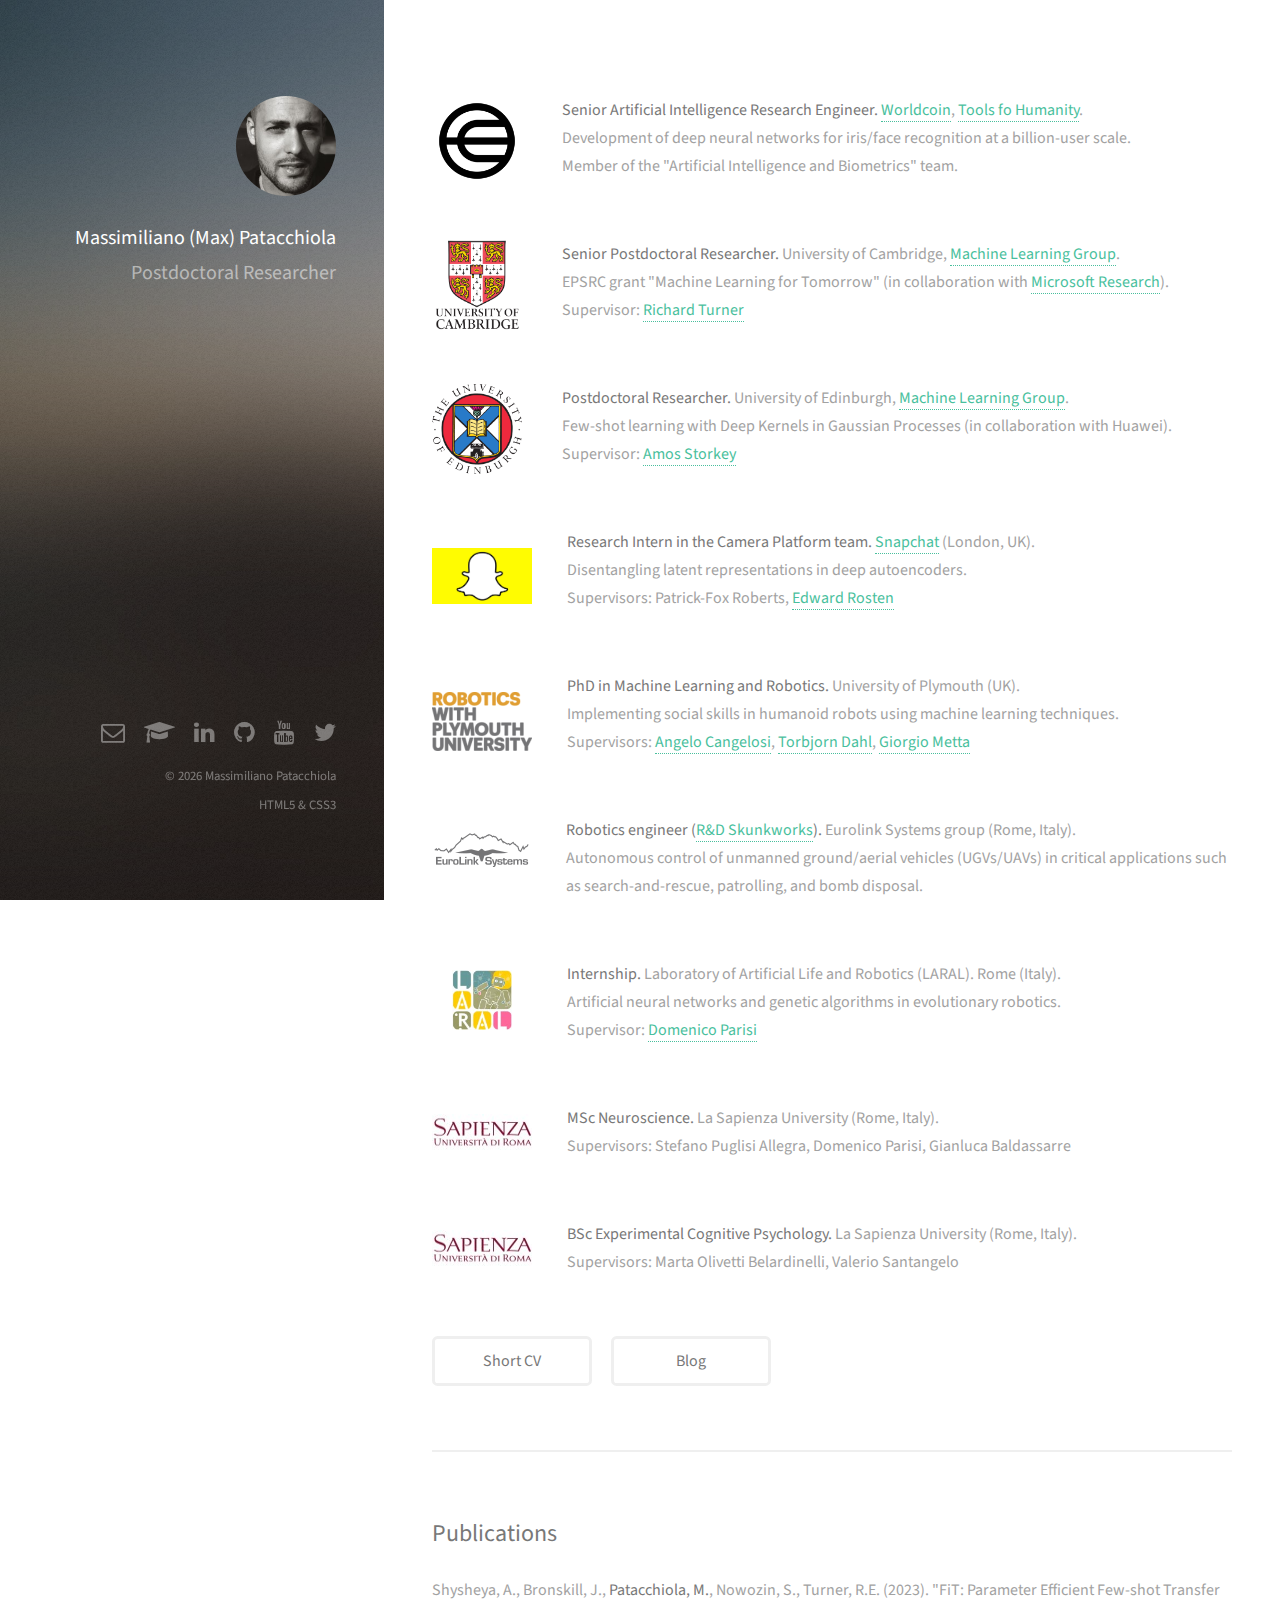
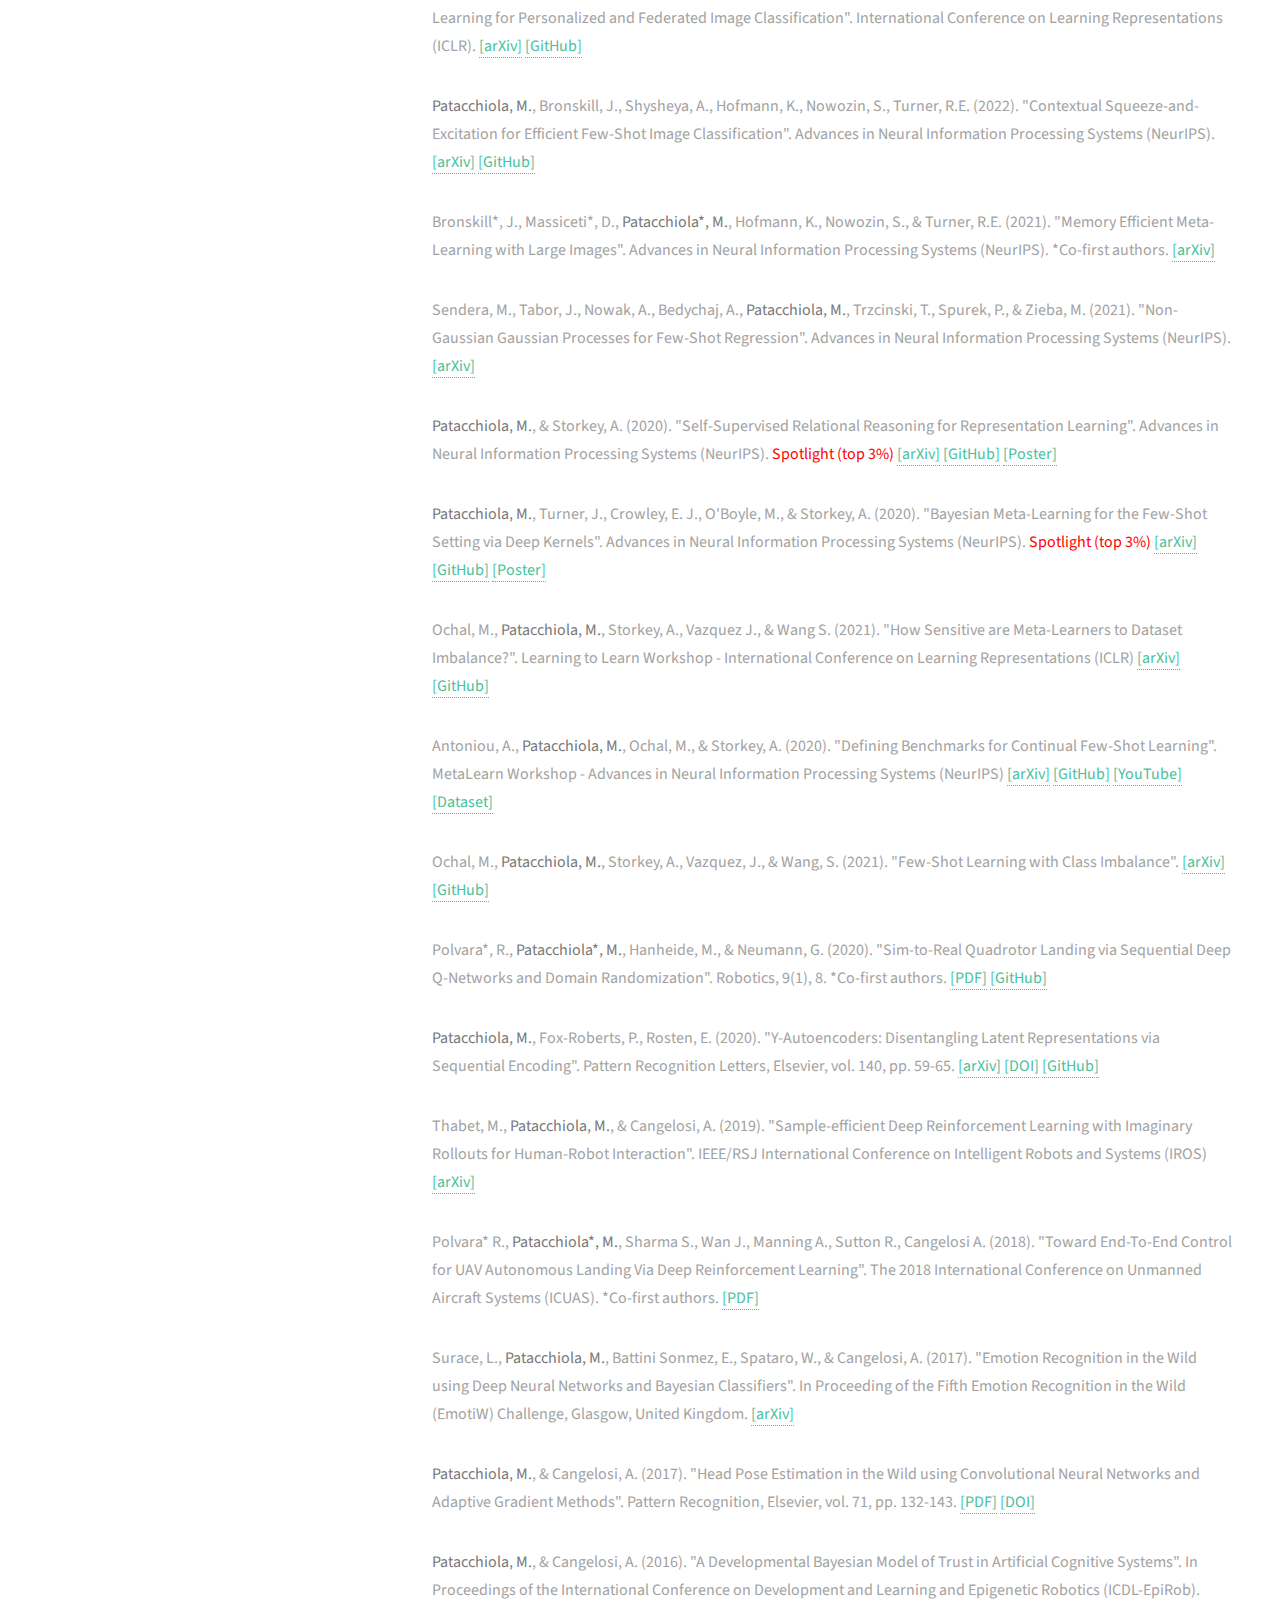
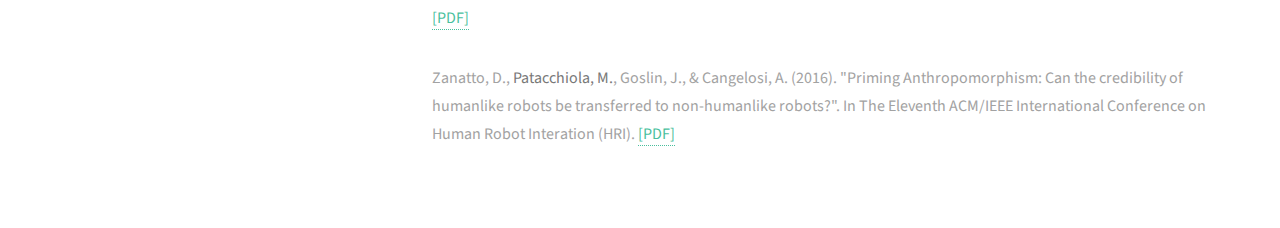
<file: index.html>
<!DOCTYPE HTML>
<!--
	Strata by HTML5 UP
	html5up.net | @n33co
	Free for personal and commercial use under the CCA 3.0 license (html5up.net/license)
-->
<html>
	<head>
		<title>Massimiliano Patacchiola</title>
		<meta charset="utf-8" />
		<meta name="viewport" content="width=device-width, initial-scale=1" />
		<!--[if lte IE 8]><script src="assets/js/ie/html5shiv.js"></script><![endif]-->
		<link rel="stylesheet" href="assets/css/main.css" />
		<!--[if lte IE 8]><link rel="stylesheet" href="assets/css/ie8.css" /><![endif]-->

		<!-- Google Analytics Code -->
		<script>
		  (function(i,s,o,g,r,a,m){i['GoogleAnalyticsObject']=r;i[r]=i[r]||function(){
		  (i[r].q=i[r].q||[]).push(arguments)},i[r].l=1*new Date();a=s.createElement(o),
		  m=s.getElementsByTagName(o)[0];a.async=1;a.src=g;m.parentNode.insertBefore(a,m)
		  })(window,document,'script','//www.google-analytics.com/analytics.js','ga');

		  ga('create', 'UA-73066328-1', 'auto');
		  ga('send', 'pageview');
		</script>

		<!-- Google Analytics Code -->
		<script src='https://www.google.com/recaptcha/api.js'></script>

	</head>
	<body id="top">

		<!-- Header -->
			<header id="header">
				<a href="#" class="image avatar"><img src="images/avatar.jpg" alt="" /></a>
				<h1>
				<strong>Massimiliano (Max) Patacchiola</strong>
				<br>Postdoctoral Researcher<br/>
				<!-- <strong>|</strong>Postdoctoral Researcher<strong>|</strong> <br /> -->
				</h1>
<br />			
			</header>

		<!-- Main -->
			<div id="main">

				<!-- One -->
					<section id="one">
<!--
						<header class="major">
							<h2 id="header_page"> 							
							</h2>
						</header>
-->

<p>	
						<img src="images/fulls/worldcoin_logo.png" alt="Worldcoin." style="width:90px;height:90px;float:left;margin: 0px 40px 25px 0px;">					
					
<b>Senior Artificial Intelligence Research Engineer. </b> <a target="_blank" href="https://worldcoin.org">Worldcoin</a>, <a target="_blank" href="https://www.toolsforhumanity.com">Tools fo Humanity</a>. <br/> Development of deep neural networks for iris/face recognition at a billion-user scale.<br/>
Member of the "Artificial Intelligence and Biometrics" team.
</p>

<br>

<p>	
						<img src="images/fulls/cambridge_logo.png" alt="Cambridge." style="width:90px;height:90px;float:left;margin: 0px 40px 25px 0px;">					
					
<b>Senior Postdoctoral Researcher.</b> University of Cambridge, <a target="_blank" href="http://mlg.eng.cam.ac.uk">Machine Learning Group</a>. <br /> EPSRC grant "Machine Learning for Tomorrow" (in collaboration with <a target="_blank" href="https://www.microsoft.com/en-us/research/lab/microsoft-research-cambridge/">Microsoft Research</a>). <br/>
Supervisor: <a target="_blank" href="http://cbl.eng.cam.ac.uk/Public/Turner/Turner">Richard Turner</a>
</p>

<br>

<p>	
						<img src="images/fulls/edinburgh_logo.png" alt="Edinburgh." style="width:90px;height:90px;float:left;margin: 0px 40px 25px 0px;">					
					
<b>Postdoctoral Researcher.</b> University of Edinburgh, <a target="_blank" href="http://www.anc.ed.ac.uk/machine-learning/">Machine Learning Group</a>. <br/> Few-shot learning with Deep Kernels in Gaussian Processes (in collaboration with Huawei). <br/>
Supervisor: <a target="_blank" href="http://www.bayeswatch.com/">Amos Storkey</a>
</p>

<br>

<p>	
						<img src="images/fulls/snap_logo.jpg" alt="Snap Inc." style="width:100px;height:56px;float:left;margin: 20px 35px 30px 0px;">					
					
<b>Research Intern in the Camera Platform team.</b> <a target="_blank" href="https://www.snapchat.com">Snapchat</a> (London, UK). <br/> Disentangling latent representations in deep autoencoders. <br/>
Supervisors: Patrick-Fox Roberts, <a target="_blank" href="https://www.edwardrosten.com">Edward Rosten</a>
</p>

<br>

<p>	
						<img src="images/fulls/plymouth_robotics_small.png" alt="Plymouth University" style="width:100px;height:59px;float:left;margin: 20px 35px 30px 0px;">					
					
<b>PhD in Machine Learning and Robotics.</b> University of Plymouth (UK). <br/> Implementing social skills in humanoid robots using machine learning techniques.  <br />
Supervisors: <a target="_blank" href="https://www.research.manchester.ac.uk/portal/angelo.cangelosi.html">Angelo Cangelosi</a>, <a target="_blank" href="https://uk.linkedin.com/in/tdahl">Torbjorn Dahl</a>, <a target="_blank" href="https://www.iit.it/people/giorgio-metta">Giorgio Metta</a>
</p>

<br>

<p>
						<img src="images/fulls/eurolink_logo_grey.png" alt="Eurolink Systems" style="width:99px;height:36px;float:left;margin: 15px 35px 30px 0px;">					
						<b>Robotics engineer (<a target="_blank" href="https://en.wikipedia.org/wiki/Skunkworks_project">R&D Skunkworks</a>).</b> Eurolink Systems group (Rome, Italy).  
<br/>Autonomous control of unmanned ground/aerial vehicles (UGVs/UAVs) in critical applications such as search-and-rescue, patrolling, and bomb disposal.<br/>
								</p>
<br>
						<img src="images/fulls/logo_laral_small.jpg" alt="LARAL Rome" style="width:80px;height:60px;padding-left:20px;float:left;margin: 10px 55px 30px 0px;">					
						<b>Internship.</b> Laboratory of Artificial Life and Robotics (LARAL). Rome (Italy).  <br />
Artificial neural networks and genetic algorithms in evolutionary robotics. <br />
Supervisor: <a target="_blank" href="https://www.istc.cnr.it">Domenico Parisi</a>
								</p>

<br>

						<img src="images/fulls/logo-sapienza_small.jpg" alt="La Sapienza University" style="width:100px;height:36px;float:left;margin: 10px 35px 30px 0px;">					
						<b>MSc Neuroscience.</b> La Sapienza University (Rome, Italy).  <br />
Supervisors: Stefano Puglisi Allegra, Domenico Parisi, Gianluca Baldassarre
								</p>

<br>

						<img src="images/fulls/logo-sapienza_small.jpg" alt="La Sapienza University" style="width:100px;height:36px;float:left;margin: 10px 35px 30px 0px;">					
						<b>BSc Experimental Cognitive Psychology.</b> La Sapienza University (Rome, Italy).  <br />
Supervisors: Marta Olivetti Belardinelli, Valerio Santangelo
								</p>

<br>

<ul class="actions">
							<li><a href="cv_short_massimiliano_patacchiola.pdf" class="button" target="_blank" onclick="ga('send', 'cv_downloaded', 'PDF', 'Download', 'The CV has been downloaded');">Short CV</a></li>

							<li><a href="https://mpatacchiola.github.io/blog/" class="button" target="_blank">Blog</a></li>
						</ul>
					</section>

				<!-- Two -->
					<section id="two">
                                               <h2>Publications</h2>
                                                       <p>
                                                       Shysheya, A., Bronskill, J., <strong>Patacchiola, M.</strong>, Nowozin, S., Turner, R.E. (2023). "FiT: Parameter Efficient Few-shot Transfer Learning for Personalized and Federated Image Classification". International Conference on Learning Representations (ICLR). <a target="_blank" href="https://arxiv.org/abs/2206.08671">[arXiv]</a> <a target="_blank" href="https://github.com/cambridge-mlg/fit">[GitHub]</a>
                                                       </p>
                                                       <p>
                                                       <strong>Patacchiola, M.</strong>, Bronskill, J., Shysheya, A., Hofmann, K., Nowozin, S., Turner, R.E. (2022). "Contextual Squeeze-and-Excitation for Efficient Few-Shot Image Classification". Advances in Neural Information Processing Systems (NeurIPS). <a target="_blank" href="https://arxiv.org/abs/2206.09843">[arXiv]</a> <a target="_blank" href="https://github.com/mpatacchiola/contextual-squeeze-and-excitation">[GitHub]</a>
                                                       </p>
                                                       <p>
                                                       Bronskill*, J., Massiceti*, D., <strong>Patacchiola*, M.</strong>, Hofmann, K., Nowozin, S., & Turner, R.E. (2021). "Memory Efficient Meta-Learning with Large Images". Advances in Neural Information Processing Systems (NeurIPS). *Co-first authors. <a target="_blank" href="https://arxiv.org/abs/2107.01105">[arXiv]</a>
                                                       </p>
                                                       <p>
                                                       Sendera, M., Tabor, J., Nowak, A., Bedychaj, A., <strong>Patacchiola, M.</strong>, Trzcinski, T., Spurek, P., & Zieba, M. (2021). "Non-Gaussian Gaussian Processes for Few-Shot Regression". Advances in Neural Information Processing Systems (NeurIPS). <a target="_blank" href="https://arxiv.org/abs/2110.13561">[arXiv]</a>
                                                       </p>
                                                       <p>
                                                       <strong>Patacchiola, M.</strong>, & Storkey, A. (2020). "Self-Supervised Relational Reasoning for Representation Learning". Advances in Neural Information Processing Systems (NeurIPS). <strong style="color:red;">Spotlight (top 3%)</strong> <a target="_blank" href="https://arxiv.org/abs/2006.05849">[arXiv]</a> <a target="_blank" href="https://github.com/mpatacchiola/self-supervised-relational-reasoning">[GitHub]</a> <a target="_blank" href="https://raw.githubusercontent.com/mpatacchiola/mpatacchiola.github.io/master/doc/poster_neurips_2020_selfsupervised_relational.pdf">[Poster]</a>
                                                       </p>
                                                       <p>
                                                       <strong>Patacchiola, M.</strong>, Turner, J., Crowley, E. J., O'Boyle, M., & Storkey, A. (2020). "Bayesian Meta-Learning for the Few-Shot Setting via Deep Kernels". Advances in Neural Information Processing Systems (NeurIPS). <strong style="color:red;">Spotlight (top 3%)</strong> <a target="_blank" href="https://arxiv.org/abs/1910.05199">[arXiv]</a> <a target="_blank" href="https://github.com/BayesWatch/deep-kernel-transfer">[GitHub]</a> <a target="_blank" href="https://raw.githubusercontent.com/mpatacchiola/mpatacchiola.github.io/master/doc/poster_neurips_2020_dkt.pdf">[Poster]</a>
                                                       </p>
                                                       <p>
                                                       Ochal, M., <strong>Patacchiola, M.</strong>, Storkey, A., Vazquez J., & Wang S. (2021). "How Sensitive are Meta-Learners to Dataset Imbalance?". Learning to Learn Workshop - International Conference on Learning Representations (ICLR)  <a target="_blank" href="https://arxiv.org/abs/2104.05344v1">[arXiv]</a> <a target="_blank" href="https://github.com/mattochal/imbalanced_fsl_public">[GitHub]</a>
                                                       </p>
                                                       <p>
                                                       Antoniou, A., <strong>Patacchiola, M.</strong>, Ochal, M., & Storkey, A. (2020). "Defining Benchmarks for Continual Few-Shot Learning". MetaLearn Workshop - Advances in Neural Information Processing Systems (NeurIPS)  <a target="_blank" href="https://arxiv.org/abs/2004.11967">[arXiv]</a> <a target="_blank" href="https://github.com/AntreasAntoniou/FewShotContinualLearning">[GitHub]</a> <a target="_blank" href="http://youtu.be/7G9BlvodXRk">[YouTube]</a> <a target="_blank" href="https://zenodo.org/record/3672132">[Dataset]</a>
                                                       </p>
                                                       <p>
                                                       Ochal, M., <strong>Patacchiola, M.</strong>, Storkey, A., Vazquez, J., & Wang, S. (2021). "Few-Shot Learning with Class Imbalance". <a target="_blank" href="https://arxiv.org/abs/1907.10949">[arXiv]</a> <a target="_blank" href="https://github.com/mattochal/imbalanced_fsl_public">[GitHub]</a>
                                                       </p>
                                                       <p>
                                                       Polvara*, R., <strong>Patacchiola*, M.</strong>, Hanheide, M., & Neumann, G. (2020). "Sim-to-Real Quadrotor Landing via Sequential Deep Q-Networks and Domain Randomization". Robotics, 9(1), 8. *Co-first authors. <a target="_blank" href="https://www.mdpi.com/2218-6581/9/1/8/pdf">[PDF]</a> <a target="_blank" href="https://github.com/pulver22/QLAB">[GitHub]</a>
                                                       </p>
                                                       <p>
                                                       <strong>Patacchiola, M.</strong>, Fox-Roberts, P., Rosten, E. (2020). "Y-Autoencoders: Disentangling Latent Representations via Sequential Encoding". Pattern Recognition Letters, Elsevier, vol. 140, pp. 59-65. <a target="_blank" href="https://arxiv.org/abs/1907.10949">[arXiv]</a> <a target="_blank" href="https://doi.org/10.1016/j.patrec.2020.09.025">[DOI]</a> <a target="_blank" href="https://github.com/mpatacchiola/Y-AE">[GitHub]</a>
                                                       </p>
                                                       <p>
                                                       Thabet, M., <strong>Patacchiola, M.</strong>, & Cangelosi, A. (2019). "Sample-efficient Deep Reinforcement Learning with Imaginary Rollouts for Human-Robot Interaction". IEEE/RSJ International Conference on Intelligent Robots and Systems (IROS) <a target="_blank" href="https://arxiv.org/pdf/1908.05546.pdf">[arXiv]</a>
                                                       </p>
                                                       <p>
                                                       Polvara* R., <strong>Patacchiola*, M.</strong>, Sharma S., Wan J., Manning A., Sutton R., Cangelosi A. (2018). "Toward End-To-End Control for UAV Autonomous Landing Via Deep Reinforcement Learning". The 2018 International Conference on Unmanned Aircraft Systems (ICUAS). *Co-first authors. <a target="_blank" href="./doc/toward_end_to_end_control_for_uav_autonomous_landing_via_deep_reinforcement_learning_2018.pdf">[PDF]</a>
                                                       </p>
                                                       <p>
                                                       Surace, L., <strong>Patacchiola, M.</strong>, Battini Sonmez, E., Spataro, W., & Cangelosi, A. (2017). "Emotion Recognition in the Wild using Deep Neural Networks and Bayesian Classifiers". In Proceeding of the Fifth Emotion Recognition in the Wild (EmotiW) Challenge, Glasgow, United Kingdom. <a target="_blank" href="https://arxiv.org/abs/1709.03820">[arXiv]</a>
                                                       </p>
                                                       <p>
                                                       <strong>Patacchiola, M.</strong>, & Cangelosi, A. (2017). "Head Pose Estimation in the Wild using Convolutional Neural Networks and Adaptive Gradient Methods". Pattern Recognition, Elsevier, vol. 71, pp. 132-143. <a target="_blank" href="./doc/Head Pose Estimation in the Wild using Convolutional Neural Networks and Adaptive Gradient Methods - Patacchiola and Cangelosi - 2017.pdf">[PDF]</a> <a target="_blank" href="https://doi.org/10.1016/j.patcog.2017.06.009">[DOI]</a>
                                                       </p>
                                                       <p>
                                                       <strong>Patacchiola, M.</strong>, & Cangelosi, A. (2016). "A Developmental Bayesian Model of Trust in Artificial Cognitive Systems". In  Proceedings of the International Conference on Development and Learning and Epigenetic Robotics (ICDL-EpiRob). <a target="_blank" href="./doc/A Developmental Bayesian Model of Trust in Artificial Cognitive Systems - Patacchiola, Cangelosi - 2016.pdf">[PDF]</a>
                                                       </p>
                                                       <p>
                                                       Zanatto, D., <strong>Patacchiola, M.</strong>, Goslin, J., & Cangelosi, A. (2016). "Priming Anthropomorphism: Can the credibility of humanlike robots be transferred to non-humanlike robots?". In The Eleventh ACM/IEEE International Conference on Human Robot Interation (HRI). <a target="_blank" href="./doc/Priming Anthropomorphism-zanatto patacchiola goslin cangelosi 2016.pdf">[PDF]</a>
                                                       </p>

<!--                                                       <p>
                                                        Paglieri, F., Parisi, D., Patacchiola, M., & Petrosino, G. (2015). Investigating intertemporal choice through experimental evolutionary robotics. Behavioural processes, vol. 115, pp. 1-18. <a target="_blank" href="./doc/Investigating intertemporal choice through experimental evolutionary robotics - Paglieri, Parisi, Patacchiola, Petrosino - Behavioural Processes (2015).pdf">[PDF]</a>
                                                       </p>-->
					</section>

				<!-- Four -->
				<!--
					<section id="four">
						<h2>Elements</h2>

						<section>
							<h4>Text</h4>
							<p>This is <b>bold</b> and this is <strong>strong</strong>. This is <i>italic</i> and this is <em>emphasized</em>.
							This is <sup>superscript</sup> text and this is <sub>subscript</sub> text.
							This is <u>underlined</u> and this is code: <code>for (;;) { ... }</code>. Finally, <a href="#">this is a link</a>.</p>
							<hr />
							<header>
								<h4>Heading with a Subtitle</h4>
								<p>Lorem ipsum dolor sit amet nullam id egestas urna aliquam</p>
							</header>
							<p>Nunc lacinia ante nunc ac lobortis. Interdum adipiscing gravida odio porttitor sem non mi integer non faucibus ornare mi ut ante amet placerat aliquet. Volutpat eu sed ante lacinia sapien lorem accumsan varius montes viverra nibh in adipiscing blandit tempus accumsan.</p>
							<header>
								<h5>Heading with a Subtitle</h5>
								<p>Lorem ipsum dolor sit amet nullam id egestas urna aliquam</p>
							</header>
							<p>Nunc lacinia ante nunc ac lobortis. Interdum adipiscing gravida odio porttitor sem non mi integer non faucibus ornare mi ut ante amet placerat aliquet. Volutpat eu sed ante lacinia sapien lorem accumsan varius montes viverra nibh in adipiscing blandit tempus accumsan.</p>
							<hr />
							<h2>Heading Level 2</h2>
							<h3>Heading Level 3</h3>
							<h4>Heading Level 4</h4>
							<h5>Heading Level 5</h5>
							<h6>Heading Level 6</h6>
							<hr />
							<h5>Blockquote</h5>
							<blockquote>Fringilla nisl. Donec accumsan interdum nisi, quis tincidunt felis sagittis eget tempus euismod. Vestibulum ante ipsum primis in faucibus vestibulum. Blandit adipiscing eu felis iaculis volutpat ac adipiscing accumsan faucibus. Vestibulum ante ipsum primis in faucibus lorem ipsum dolor sit amet nullam adipiscing eu felis.</blockquote>
							<h5>Preformatted</h5>
							<pre><code>i = 0;

while (!deck.isInOrder()) {
print 'Iteration ' + i;
deck.shuffle();
i++;
}

print 'It took ' + i + ' iterations to sort the deck.';</code></pre>
						</section>

						<section>
							<h4>Lists</h4>
							<div class="row">
								<div class="6u 12u$(xsmall)">
									<h5>Unordered</h5>
									<ul>
										<li>Dolor pulvinar etiam magna etiam.</li>
										<li>Sagittis adipiscing lorem eleifend.</li>
										<li>Felis enim feugiat dolore viverra.</li>
									</ul>
									<h5>Alternate</h5>
									<ul class="alt">
										<li>Dolor pulvinar etiam magna etiam.</li>
										<li>Sagittis adipiscing lorem eleifend.</li>
										<li>Felis enim feugiat dolore viverra.</li>
									</ul>
								</div>
								<div class="6u$ 12u$(xsmall)">
									<h5>Ordered</h5>
									<ol>
										<li>Dolor pulvinar etiam magna etiam.</li>
										<li>Etiam vel felis at lorem sed viverra.</li>
										<li>Felis enim feugiat dolore viverra.</li>
										<li>Dolor pulvinar etiam magna etiam.</li>
										<li>Etiam vel felis at lorem sed viverra.</li>
										<li>Felis enim feugiat dolore viverra.</li>
									</ol>
									<h5>Icons</h5>
									<ul class="icons">
										<li><a href="#" class="icon fa-twitter"><span class="label">Twitter</span></a></li>
										<li><a href="#" class="icon fa-facebook"><span class="label">Facebook</span></a></li>
										<li><a href="#" class="icon fa-instagram"><span class="label">Instagram</span></a></li>
										<li><a href="#" class="icon fa-github"><span class="label">Github</span></a></li>
										<li><a href="#" class="icon fa-dribbble"><span class="label">Dribbble</span></a></li>
										<li><a href="#" class="icon fa-tumblr"><span class="label">Tumblr</span></a></li>
									</ul>
								</div>
							</div>
							<h5>Actions</h5>
							<ul class="actions">
								<li><a href="#" class="button special">Default</a></li>
								<li><a href="#" class="button">Default</a></li>
							</ul>
							<ul class="actions small">
								<li><a href="#" class="button special small">Small</a></li>
								<li><a href="#" class="button small">Small</a></li>
							</ul>
							<div class="row">
								<div class="6u 12u$(small)">
									<ul class="actions vertical">
										<li><a href="#" class="button special">Default</a></li>
										<li><a href="#" class="button">Default</a></li>
									</ul>
								</div>
								<div class="6u$ 12u$(small)">
									<ul class="actions vertical small">
										<li><a href="#" class="button special small">Small</a></li>
										<li><a href="#" class="button small">Small</a></li>
									</ul>
								</div>
								<div class="6u 12u$(small)">
									<ul class="actions vertical">
										<li><a href="#" class="button special fit">Default</a></li>
										<li><a href="#" class="button fit">Default</a></li>
									</ul>
								</div>
								<div class="6u$ 12u$(small)">
									<ul class="actions vertical small">
										<li><a href="#" class="button special small fit">Small</a></li>
										<li><a href="#" class="button small fit">Small</a></li>
									</ul>
								</div>
							</div>
						</section>

						<section>
							<h4>Table</h4>
							<h5>Default</h5>
							<div class="table-wrapper">
								<table>
									<thead>
										<tr>
											<th>Name</th>
											<th>Description</th>
											<th>Price</th>
										</tr>
									</thead>
									<tbody>
										<tr>
											<td>Item One</td>
											<td>Ante turpis integer aliquet porttitor.</td>
											<td>29.99</td>
										</tr>
										<tr>
											<td>Item Two</td>
											<td>Vis ac commodo adipiscing arcu aliquet.</td>
											<td>19.99</td>
										</tr>
										<tr>
											<td>Item Three</td>
											<td> Morbi faucibus arcu accumsan lorem.</td>
											<td>29.99</td>
										</tr>
										<tr>
											<td>Item Four</td>
											<td>Vitae integer tempus condimentum.</td>
											<td>19.99</td>
										</tr>
										<tr>
											<td>Item Five</td>
											<td>Ante turpis integer aliquet porttitor.</td>
											<td>29.99</td>
										</tr>
									</tbody>
									<tfoot>
										<tr>
											<td colspan="2"></td>
											<td>100.00</td>
										</tr>
									</tfoot>
								</table>
							</div>

							<h5>Alternate</h5>
							<div class="table-wrapper">
								<table class="alt">
									<thead>
										<tr>
											<th>Name</th>
											<th>Description</th>
											<th>Price</th>
										</tr>
									</thead>
									<tbody>
										<tr>
											<td>Item One</td>
											<td>Ante turpis integer aliquet porttitor.</td>
											<td>29.99</td>
										</tr>
										<tr>
											<td>Item Two</td>
											<td>Vis ac commodo adipiscing arcu aliquet.</td>
											<td>19.99</td>
										</tr>
										<tr>
											<td>Item Three</td>
											<td> Morbi faucibus arcu accumsan lorem.</td>
											<td>29.99</td>
										</tr>
										<tr>
											<td>Item Four</td>
											<td>Vitae integer tempus condimentum.</td>
											<td>19.99</td>
										</tr>
										<tr>
											<td>Item Five</td>
											<td>Ante turpis integer aliquet porttitor.</td>
											<td>29.99</td>
										</tr>
									</tbody>
									<tfoot>
										<tr>
											<td colspan="2"></td>
											<td>100.00</td>
										</tr>
									</tfoot>
								</table>
							</div>
						</section>

						<section>
							<h4>Buttons</h4>
							<ul class="actions">
								<li><a href="#" class="button special">Special</a></li>
								<li><a href="#" class="button">Default</a></li>
							</ul>
							<ul class="actions">
								<li><a href="#" class="button big">Big</a></li>
								<li><a href="#" class="button">Default</a></li>
								<li><a href="#" class="button small">Small</a></li>
							</ul>
							<ul class="actions fit">
								<li><a href="#" class="button special fit">Fit</a></li>
								<li><a href="#" class="button fit">Fit</a></li>
							</ul>
							<ul class="actions fit small">
								<li><a href="#" class="button special fit small">Fit + Small</a></li>
								<li><a href="#" class="button fit small">Fit + Small</a></li>
							</ul>
							<ul class="actions">
								<li><a href="#" class="button special icon fa-download">Icon</a></li>
								<li><a href="#" class="button icon fa-download">Icon</a></li>
							</ul>
							<ul class="actions">
								<li><span class="button special disabled">Special</span></li>
								<li><span class="button disabled">Default</span></li>
							</ul>
						</section>

						<section>
							<h4>Form</h4>
							<form method="post" action="#">
								<div class="row uniform 50%">
									<div class="6u 12u$(xsmall)">
										<input type="text" name="demo-name" id="demo-name" value="" placeholder="Name" />
									</div>
									<div class="6u$ 12u$(xsmall)">
										<input type="email" name="demo-email" id="demo-email" value="" placeholder="Email" />
									</div>
									<div class="12u$">
										<div class="select-wrapper">
											<select name="demo-category" id="demo-category">
												<option value="">- Category -</option>
												<option value="1">Manufacturing</option>
												<option value="1">Shipping</option>
												<option value="1">Administration</option>
												<option value="1">Human Resources</option>
											</select>
										</div>
									</div>
									<div class="4u 12u$(small)">
										<input type="radio" id="demo-priority-low" name="demo-priority" checked>
										<label for="demo-priority-low">Low Priority</label>
									</div>
									<div class="4u 12u$(small)">
										<input type="radio" id="demo-priority-normal" name="demo-priority">
										<label for="demo-priority-normal">Normal Priority</label>
									</div>
									<div class="4u$ 12u(small)">
										<input type="radio" id="demo-priority-high" name="demo-priority">
										<label for="demo-priority-high">High Priority</label>
									</div>
									<div class="6u 12u$(small)">
										<input type="checkbox" id="demo-copy" name="demo-copy">
										<label for="demo-copy">Email me a copy of this message</label>
									</div>
									<div class="6u$ 12u$(small)">
										<input type="checkbox" id="demo-human" name="demo-human" checked>
										<label for="demo-human">I am a human and not a robot</label>
									</div>
									<div class="12u$">
										<textarea name="demo-message" id="demo-message" placeholder="Enter your message" rows="6"></textarea>
									</div>
									<div class="12u$">
										<ul class="actions">
											<li><input type="submit" value="Send Message" class="special" /></li>
											<li><input type="reset" value="Reset" /></li>
										</ul>
									</div>
								</div>
							</form>
						</section>

						<section>
							<h4>Image</h4>
							<h5>Fit</h5>
							<div class="box alt">
								<div class="row 50% uniform">
									<div class="12u$"><span class="image fit"><img src="images/fulls/05.jpg" alt="" /></span></div>
									<div class="4u"><span class="image fit"><img src="images/thumbs/01.jpg" alt="" /></span></div>
									<div class="4u"><span class="image fit"><img src="images/thumbs/02.jpg" alt="" /></span></div>
									<div class="4u$"><span class="image fit"><img src="images/thumbs/03.jpg" alt="" /></span></div>
									<div class="4u"><span class="image fit"><img src="images/thumbs/04.jpg" alt="" /></span></div>
									<div class="4u"><span class="image fit"><img src="images/thumbs/05.jpg" alt="" /></span></div>
									<div class="4u$"><span class="image fit"><img src="images/thumbs/06.jpg" alt="" /></span></div>
									<div class="4u"><span class="image fit"><img src="images/thumbs/03.jpg" alt="" /></span></div>
									<div class="4u"><span class="image fit"><img src="images/thumbs/02.jpg" alt="" /></span></div>
									<div class="4u$"><span class="image fit"><img src="images/thumbs/01.jpg" alt="" /></span></div>
								</div>
							</div>
							<h5>Left &amp; Right</h5>
							<p><span class="image left"><img src="images/avatar.jpg" alt="" /></span>Fringilla nisl. Donec accumsan interdum nisi, quis tincidunt felis sagittis eget. tempus euismod. Vestibulum ante ipsum primis in faucibus vestibulum. Blandit adipiscing eu felis iaculis volutpat ac adipiscing accumsan eu faucibus. Integer ac pellentesque praesent tincidunt felis sagittis eget. tempus euismod. Vestibulum ante ipsum primis in faucibus vestibulum. Blandit adipiscing eu felis iaculis volutpat ac adipiscing accumsan eu faucibus. Integer ac pellentesque praesent. Donec accumsan interdum nisi, quis tincidunt felis sagittis eget. tempus euismod. Vestibulum ante ipsum primis in faucibus vestibulum. Blandit adipiscing eu felis iaculis volutpat ac adipiscing accumsan eu faucibus. Integer ac pellentesque praesent tincidunt felis sagittis eget. tempus euismod. Vestibulum ante ipsum primis in faucibus vestibulum. Blandit adipiscing eu felis iaculis volutpat ac adipiscing accumsan eu faucibus. Integer ac pellentesque praesent.</p>
							<p><span class="image right"><img src="images/avatar.jpg" alt="" /></span>Fringilla nisl. Donec accumsan interdum nisi, quis tincidunt felis sagittis eget. tempus euismod. Vestibulum ante ipsum primis in faucibus vestibulum. Blandit adipiscing eu felis iaculis volutpat ac adipiscing accumsan eu faucibus. Integer ac pellentesque praesent tincidunt felis sagittis eget. tempus euismod. Vestibulum ante ipsum primis in faucibus vestibulum. Blandit adipiscing eu felis iaculis volutpat ac adipiscing accumsan eu faucibus. Integer ac pellentesque praesent. Donec accumsan interdum nisi, quis tincidunt felis sagittis eget. tempus euismod. Vestibulum ante ipsum primis in faucibus vestibulum. Blandit adipiscing eu felis iaculis volutpat ac adipiscing accumsan eu faucibus. Integer ac pellentesque praesent tincidunt felis sagittis eget. tempus euismod. Vestibulum ante ipsum primis in faucibus vestibulum. Blandit adipiscing eu felis iaculis volutpat ac adipiscing accumsan eu faucibus. Integer ac pellentesque praesent.</p>
						</section>

					</section>
				-->

			</div>

		<!-- Footer -->
			<footer id="footer">
				 <!-- <p>Machine Learning &and; Robotics  <br /></p> -->
				<ul class="icons">
					<li><a target="_blank" href="http://www.eng.cam.ac.uk/profiles/mp2008" class="icon fa-envelope-o"><span class="label">Email</span></a></li>
					<li><a target="_blank" href="https://scholar.google.com/citations?hl=en&user=L4GcSrsAAAAJ&view_op=list_works" class="icon fa-graduation-cap"><span class="label">Scholar</span></a></li>
					<li><a target="_blank" href="https://www.linkedin.com/in/massimiliano-patacchiola-94579b140/" class="icon fa-linkedin"><span class="label">Linkedin</span></a></li>
					<li><a target="_blank" href="https://github.com/mpatacchiola" class="icon fa-github"><span class="label">Github</span></a></li>
					<!-- <li><a target="_blank" href="https://mpatacchiola.github.io/blog/" class="icon fa-bold"><span class="label">Blog</span></a></li> -->
					<li><a target="_blank" href="https://www.youtube.com/channel/UC6AxKVw2y_b3ab-esLdK0_g" class="icon fa-youtube"><span class="label">YouTube</span></a></li>
					<li><a target="_blank" href="https://twitter.com/mpatacch" class="icon fa-twitter"><span class="label">Twitter</span></a></li>
				</ul>
				<ul class="copyright">
				    <script>
                                    year = new Date().getFullYear();
                                    document.write("<li>&copy; "+year+" Massimiliano Patacchiola</li><li>HTML5 & CSS3</a></li>");
                                    </script>
				</ul>
			</footer>

		<!-- Scripts -->
			<script src="assets/js/jquery.min.js"></script>
			<script src="assets/js/jquery.poptrox.min.js"></script>
			<script src="assets/js/skel.min.js"></script>
			<script src="assets/js/util.js"></script>
			<!--[if lte IE 8]><script src="assets/js/ie/respond.min.js"></script><![endif]-->
			<script src="assets/js/main.js"></script>

	</body>
</html>
</file>
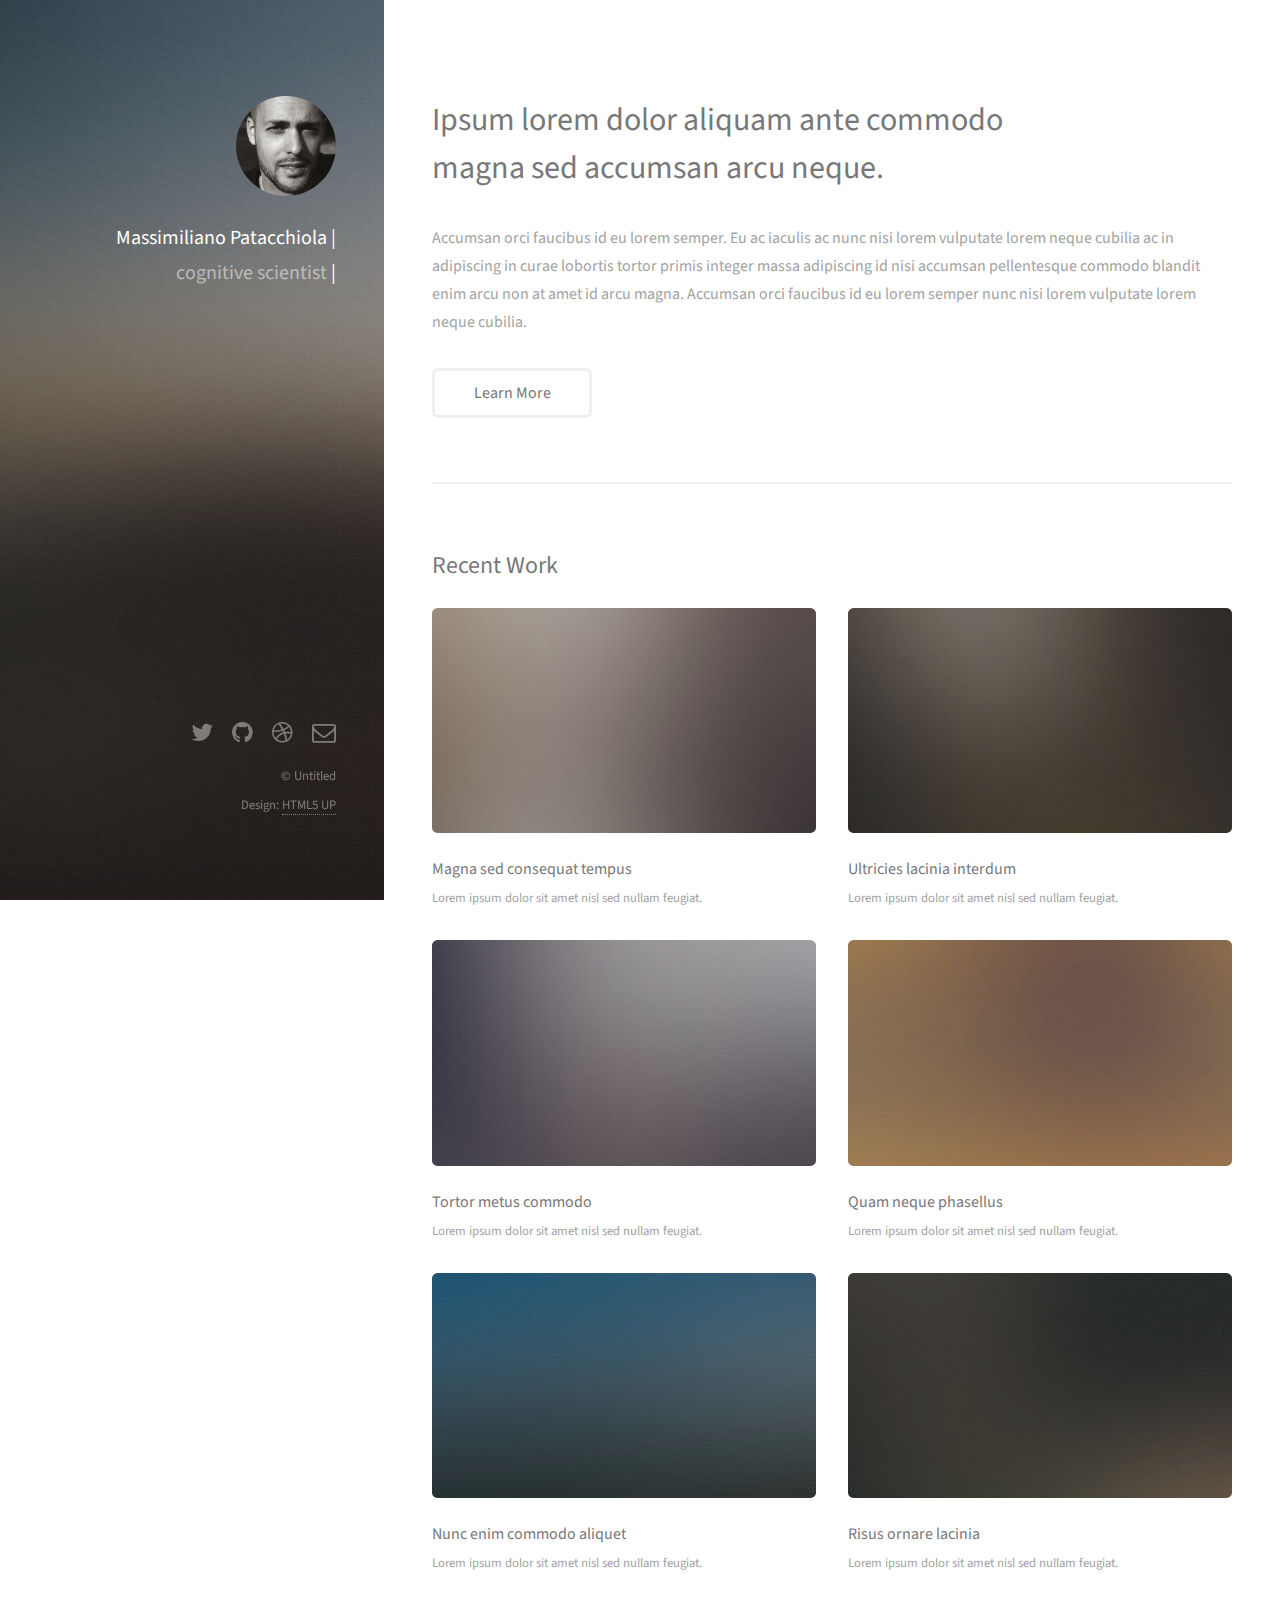
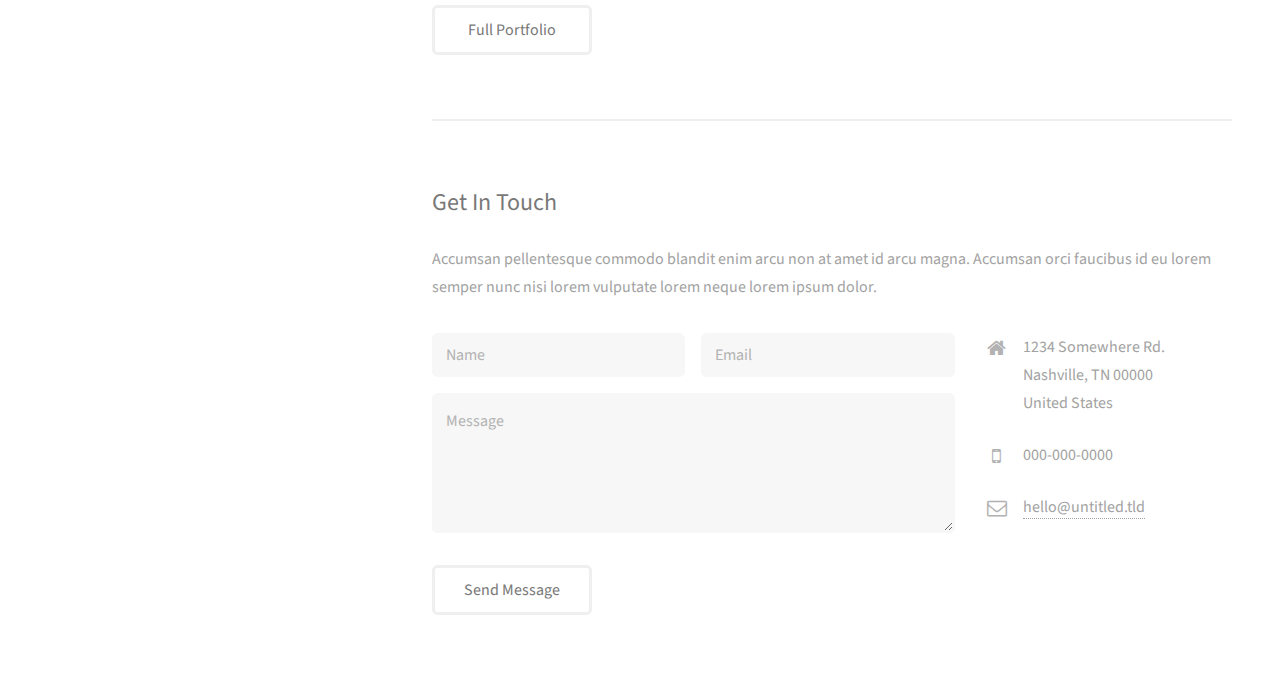
<file: index (copy).html>
<!DOCTYPE HTML>
<!--
	Strata by HTML5 UP
	html5up.net | @n33co
	Free for personal and commercial use under the CCA 3.0 license (html5up.net/license)
-->
<html>
	<head>
		<title>Massimiliano Patacchiola</title>
		<meta charset="utf-8" />
		<meta name="viewport" content="width=device-width, initial-scale=1" />
		<!--[if lte IE 8]><script src="assets/js/ie/html5shiv.js"></script><![endif]-->
		<link rel="stylesheet" href="assets/css/main.css" />
		<!--[if lte IE 8]><link rel="stylesheet" href="assets/css/ie8.css" /><![endif]-->
	</head>
	<body id="top">

		<!-- Header -->
			<header id="header">
				<a href="#" class="image avatar"><img src="images/avatar.jpg" alt="" /></a>
				<h1>
				<strong>Massimiliano Patacchiola</strong> <br />
				<strong>|</strong> cognitive scientist <strong>|</strong> <br />
				</h1>
			</header>

		<!-- Main -->
			<div id="main">

				<!-- One -->
					<section id="one">
						<header class="major">
							<h2>Ipsum lorem dolor aliquam ante commodo<br />
							magna sed accumsan arcu neque.</h2>
						</header>
						<p>Accumsan orci faucibus id eu lorem semper. Eu ac iaculis ac nunc nisi lorem vulputate lorem neque cubilia ac in adipiscing in curae lobortis tortor primis integer massa adipiscing id nisi accumsan pellentesque commodo blandit enim arcu non at amet id arcu magna. Accumsan orci faucibus id eu lorem semper nunc nisi lorem vulputate lorem neque cubilia.</p>
						<ul class="actions">
							<li><a href="#" class="button">Learn More</a></li>
						</ul>
					</section>

				<!-- Two -->
					<section id="two">
						<h2>Recent Work</h2>
						<div class="row">
							<article class="6u 12u$(xsmall) work-item">
								<a href="images/fulls/01.jpg" class="image fit thumb"><img src="images/thumbs/01.jpg" alt="" /></a>
								<h3>Magna sed consequat tempus</h3>
								<p>Lorem ipsum dolor sit amet nisl sed nullam feugiat.</p>
							</article>
							<article class="6u$ 12u$(xsmall) work-item">
								<a href="images/fulls/02.jpg" class="image fit thumb"><img src="images/thumbs/02.jpg" alt="" /></a>
								<h3>Ultricies lacinia interdum</h3>
								<p>Lorem ipsum dolor sit amet nisl sed nullam feugiat.</p>
							</article>
							<article class="6u 12u$(xsmall) work-item">
								<a href="images/fulls/03.jpg" class="image fit thumb"><img src="images/thumbs/03.jpg" alt="" /></a>
								<h3>Tortor metus commodo</h3>
								<p>Lorem ipsum dolor sit amet nisl sed nullam feugiat.</p>
							</article>
							<article class="6u$ 12u$(xsmall) work-item">
								<a href="images/fulls/04.jpg" class="image fit thumb"><img src="images/thumbs/04.jpg" alt="" /></a>
								<h3>Quam neque phasellus</h3>
								<p>Lorem ipsum dolor sit amet nisl sed nullam feugiat.</p>
							</article>
							<article class="6u 12u$(xsmall) work-item">
								<a href="images/fulls/05.jpg" class="image fit thumb"><img src="images/thumbs/05.jpg" alt="" /></a>
								<h3>Nunc enim commodo aliquet</h3>
								<p>Lorem ipsum dolor sit amet nisl sed nullam feugiat.</p>
							</article>
							<article class="6u$ 12u$(xsmall) work-item">
								<a href="images/fulls/06.jpg" class="image fit thumb"><img src="images/thumbs/06.jpg" alt="" /></a>
								<h3>Risus ornare lacinia</h3>
								<p>Lorem ipsum dolor sit amet nisl sed nullam feugiat.</p>
							</article>
						</div>
						<ul class="actions">
							<li><a href="#" class="button">Full Portfolio</a></li>
						</ul>
					</section>

				<!-- Three -->
					<section id="three">
						<h2>Get In Touch</h2>
						<p>Accumsan pellentesque commodo blandit enim arcu non at amet id arcu magna. Accumsan orci faucibus id eu lorem semper nunc nisi lorem vulputate lorem neque lorem ipsum dolor.</p>
						<div class="row">
							<div class="8u 12u$(small)">
								<form method="post" action="#">
									<div class="row uniform 50%">
										<div class="6u 12u$(xsmall)"><input type="text" name="name" id="name" placeholder="Name" /></div>
										<div class="6u$ 12u$(xsmall)"><input type="email" name="email" id="email" placeholder="Email" /></div>
										<div class="12u$"><textarea name="message" id="message" placeholder="Message" rows="4"></textarea></div>
									</div>
								</form>
								<ul class="actions">
									<li><input type="submit" value="Send Message" /></li>
								</ul>
							</div>
							<div class="4u$ 12u$(small)">
								<ul class="labeled-icons">
									<li>
										<h3 class="icon fa-home"><span class="label">Address</span></h3>
										1234 Somewhere Rd.<br />
										Nashville, TN 00000<br />
										United States
									</li>
									<li>
										<h3 class="icon fa-mobile"><span class="label">Phone</span></h3>
										000-000-0000
									</li>
									<li>
										<h3 class="icon fa-envelope-o"><span class="label">Email</span></h3>
										<a href="#">hello@untitled.tld</a>
									</li>
								</ul>
							</div>
						</div>
					</section>

				<!-- Four -->
				<!--
					<section id="four">
						<h2>Elements</h2>

						<section>
							<h4>Text</h4>
							<p>This is <b>bold</b> and this is <strong>strong</strong>. This is <i>italic</i> and this is <em>emphasized</em>.
							This is <sup>superscript</sup> text and this is <sub>subscript</sub> text.
							This is <u>underlined</u> and this is code: <code>for (;;) { ... }</code>. Finally, <a href="#">this is a link</a>.</p>
							<hr />
							<header>
								<h4>Heading with a Subtitle</h4>
								<p>Lorem ipsum dolor sit amet nullam id egestas urna aliquam</p>
							</header>
							<p>Nunc lacinia ante nunc ac lobortis. Interdum adipiscing gravida odio porttitor sem non mi integer non faucibus ornare mi ut ante amet placerat aliquet. Volutpat eu sed ante lacinia sapien lorem accumsan varius montes viverra nibh in adipiscing blandit tempus accumsan.</p>
							<header>
								<h5>Heading with a Subtitle</h5>
								<p>Lorem ipsum dolor sit amet nullam id egestas urna aliquam</p>
							</header>
							<p>Nunc lacinia ante nunc ac lobortis. Interdum adipiscing gravida odio porttitor sem non mi integer non faucibus ornare mi ut ante amet placerat aliquet. Volutpat eu sed ante lacinia sapien lorem accumsan varius montes viverra nibh in adipiscing blandit tempus accumsan.</p>
							<hr />
							<h2>Heading Level 2</h2>
							<h3>Heading Level 3</h3>
							<h4>Heading Level 4</h4>
							<h5>Heading Level 5</h5>
							<h6>Heading Level 6</h6>
							<hr />
							<h5>Blockquote</h5>
							<blockquote>Fringilla nisl. Donec accumsan interdum nisi, quis tincidunt felis sagittis eget tempus euismod. Vestibulum ante ipsum primis in faucibus vestibulum. Blandit adipiscing eu felis iaculis volutpat ac adipiscing accumsan faucibus. Vestibulum ante ipsum primis in faucibus lorem ipsum dolor sit amet nullam adipiscing eu felis.</blockquote>
							<h5>Preformatted</h5>
							<pre><code>i = 0;

while (!deck.isInOrder()) {
print 'Iteration ' + i;
deck.shuffle();
i++;
}

print 'It took ' + i + ' iterations to sort the deck.';</code></pre>
						</section>

						<section>
							<h4>Lists</h4>
							<div class="row">
								<div class="6u 12u$(xsmall)">
									<h5>Unordered</h5>
									<ul>
										<li>Dolor pulvinar etiam magna etiam.</li>
										<li>Sagittis adipiscing lorem eleifend.</li>
										<li>Felis enim feugiat dolore viverra.</li>
									</ul>
									<h5>Alternate</h5>
									<ul class="alt">
										<li>Dolor pulvinar etiam magna etiam.</li>
										<li>Sagittis adipiscing lorem eleifend.</li>
										<li>Felis enim feugiat dolore viverra.</li>
									</ul>
								</div>
								<div class="6u$ 12u$(xsmall)">
									<h5>Ordered</h5>
									<ol>
										<li>Dolor pulvinar etiam magna etiam.</li>
										<li>Etiam vel felis at lorem sed viverra.</li>
										<li>Felis enim feugiat dolore viverra.</li>
										<li>Dolor pulvinar etiam magna etiam.</li>
										<li>Etiam vel felis at lorem sed viverra.</li>
										<li>Felis enim feugiat dolore viverra.</li>
									</ol>
									<h5>Icons</h5>
									<ul class="icons">
										<li><a href="#" class="icon fa-twitter"><span class="label">Twitter</span></a></li>
										<li><a href="#" class="icon fa-facebook"><span class="label">Facebook</span></a></li>
										<li><a href="#" class="icon fa-instagram"><span class="label">Instagram</span></a></li>
										<li><a href="#" class="icon fa-github"><span class="label">Github</span></a></li>
										<li><a href="#" class="icon fa-dribbble"><span class="label">Dribbble</span></a></li>
										<li><a href="#" class="icon fa-tumblr"><span class="label">Tumblr</span></a></li>
									</ul>
								</div>
							</div>
							<h5>Actions</h5>
							<ul class="actions">
								<li><a href="#" class="button special">Default</a></li>
								<li><a href="#" class="button">Default</a></li>
							</ul>
							<ul class="actions small">
								<li><a href="#" class="button special small">Small</a></li>
								<li><a href="#" class="button small">Small</a></li>
							</ul>
							<div class="row">
								<div class="6u 12u$(small)">
									<ul class="actions vertical">
										<li><a href="#" class="button special">Default</a></li>
										<li><a href="#" class="button">Default</a></li>
									</ul>
								</div>
								<div class="6u$ 12u$(small)">
									<ul class="actions vertical small">
										<li><a href="#" class="button special small">Small</a></li>
										<li><a href="#" class="button small">Small</a></li>
									</ul>
								</div>
								<div class="6u 12u$(small)">
									<ul class="actions vertical">
										<li><a href="#" class="button special fit">Default</a></li>
										<li><a href="#" class="button fit">Default</a></li>
									</ul>
								</div>
								<div class="6u$ 12u$(small)">
									<ul class="actions vertical small">
										<li><a href="#" class="button special small fit">Small</a></li>
										<li><a href="#" class="button small fit">Small</a></li>
									</ul>
								</div>
							</div>
						</section>

						<section>
							<h4>Table</h4>
							<h5>Default</h5>
							<div class="table-wrapper">
								<table>
									<thead>
										<tr>
											<th>Name</th>
											<th>Description</th>
											<th>Price</th>
										</tr>
									</thead>
									<tbody>
										<tr>
											<td>Item One</td>
											<td>Ante turpis integer aliquet porttitor.</td>
											<td>29.99</td>
										</tr>
										<tr>
											<td>Item Two</td>
											<td>Vis ac commodo adipiscing arcu aliquet.</td>
											<td>19.99</td>
										</tr>
										<tr>
											<td>Item Three</td>
											<td> Morbi faucibus arcu accumsan lorem.</td>
											<td>29.99</td>
										</tr>
										<tr>
											<td>Item Four</td>
											<td>Vitae integer tempus condimentum.</td>
											<td>19.99</td>
										</tr>
										<tr>
											<td>Item Five</td>
											<td>Ante turpis integer aliquet porttitor.</td>
											<td>29.99</td>
										</tr>
									</tbody>
									<tfoot>
										<tr>
											<td colspan="2"></td>
											<td>100.00</td>
										</tr>
									</tfoot>
								</table>
							</div>

							<h5>Alternate</h5>
							<div class="table-wrapper">
								<table class="alt">
									<thead>
										<tr>
											<th>Name</th>
											<th>Description</th>
											<th>Price</th>
										</tr>
									</thead>
									<tbody>
										<tr>
											<td>Item One</td>
											<td>Ante turpis integer aliquet porttitor.</td>
											<td>29.99</td>
										</tr>
										<tr>
											<td>Item Two</td>
											<td>Vis ac commodo adipiscing arcu aliquet.</td>
											<td>19.99</td>
										</tr>
										<tr>
											<td>Item Three</td>
											<td> Morbi faucibus arcu accumsan lorem.</td>
											<td>29.99</td>
										</tr>
										<tr>
											<td>Item Four</td>
											<td>Vitae integer tempus condimentum.</td>
											<td>19.99</td>
										</tr>
										<tr>
											<td>Item Five</td>
											<td>Ante turpis integer aliquet porttitor.</td>
											<td>29.99</td>
										</tr>
									</tbody>
									<tfoot>
										<tr>
											<td colspan="2"></td>
											<td>100.00</td>
										</tr>
									</tfoot>
								</table>
							</div>
						</section>

						<section>
							<h4>Buttons</h4>
							<ul class="actions">
								<li><a href="#" class="button special">Special</a></li>
								<li><a href="#" class="button">Default</a></li>
							</ul>
							<ul class="actions">
								<li><a href="#" class="button big">Big</a></li>
								<li><a href="#" class="button">Default</a></li>
								<li><a href="#" class="button small">Small</a></li>
							</ul>
							<ul class="actions fit">
								<li><a href="#" class="button special fit">Fit</a></li>
								<li><a href="#" class="button fit">Fit</a></li>
							</ul>
							<ul class="actions fit small">
								<li><a href="#" class="button special fit small">Fit + Small</a></li>
								<li><a href="#" class="button fit small">Fit + Small</a></li>
							</ul>
							<ul class="actions">
								<li><a href="#" class="button special icon fa-download">Icon</a></li>
								<li><a href="#" class="button icon fa-download">Icon</a></li>
							</ul>
							<ul class="actions">
								<li><span class="button special disabled">Special</span></li>
								<li><span class="button disabled">Default</span></li>
							</ul>
						</section>

						<section>
							<h4>Form</h4>
							<form method="post" action="#">
								<div class="row uniform 50%">
									<div class="6u 12u$(xsmall)">
										<input type="text" name="demo-name" id="demo-name" value="" placeholder="Name" />
									</div>
									<div class="6u$ 12u$(xsmall)">
										<input type="email" name="demo-email" id="demo-email" value="" placeholder="Email" />
									</div>
									<div class="12u$">
										<div class="select-wrapper">
											<select name="demo-category" id="demo-category">
												<option value="">- Category -</option>
												<option value="1">Manufacturing</option>
												<option value="1">Shipping</option>
												<option value="1">Administration</option>
												<option value="1">Human Resources</option>
											</select>
										</div>
									</div>
									<div class="4u 12u$(small)">
										<input type="radio" id="demo-priority-low" name="demo-priority" checked>
										<label for="demo-priority-low">Low Priority</label>
									</div>
									<div class="4u 12u$(small)">
										<input type="radio" id="demo-priority-normal" name="demo-priority">
										<label for="demo-priority-normal">Normal Priority</label>
									</div>
									<div class="4u$ 12u(small)">
										<input type="radio" id="demo-priority-high" name="demo-priority">
										<label for="demo-priority-high">High Priority</label>
									</div>
									<div class="6u 12u$(small)">
										<input type="checkbox" id="demo-copy" name="demo-copy">
										<label for="demo-copy">Email me a copy of this message</label>
									</div>
									<div class="6u$ 12u$(small)">
										<input type="checkbox" id="demo-human" name="demo-human" checked>
										<label for="demo-human">I am a human and not a robot</label>
									</div>
									<div class="12u$">
										<textarea name="demo-message" id="demo-message" placeholder="Enter your message" rows="6"></textarea>
									</div>
									<div class="12u$">
										<ul class="actions">
											<li><input type="submit" value="Send Message" class="special" /></li>
											<li><input type="reset" value="Reset" /></li>
										</ul>
									</div>
								</div>
							</form>
						</section>

						<section>
							<h4>Image</h4>
							<h5>Fit</h5>
							<div class="box alt">
								<div class="row 50% uniform">
									<div class="12u$"><span class="image fit"><img src="images/fulls/05.jpg" alt="" /></span></div>
									<div class="4u"><span class="image fit"><img src="images/thumbs/01.jpg" alt="" /></span></div>
									<div class="4u"><span class="image fit"><img src="images/thumbs/02.jpg" alt="" /></span></div>
									<div class="4u$"><span class="image fit"><img src="images/thumbs/03.jpg" alt="" /></span></div>
									<div class="4u"><span class="image fit"><img src="images/thumbs/04.jpg" alt="" /></span></div>
									<div class="4u"><span class="image fit"><img src="images/thumbs/05.jpg" alt="" /></span></div>
									<div class="4u$"><span class="image fit"><img src="images/thumbs/06.jpg" alt="" /></span></div>
									<div class="4u"><span class="image fit"><img src="images/thumbs/03.jpg" alt="" /></span></div>
									<div class="4u"><span class="image fit"><img src="images/thumbs/02.jpg" alt="" /></span></div>
									<div class="4u$"><span class="image fit"><img src="images/thumbs/01.jpg" alt="" /></span></div>
								</div>
							</div>
							<h5>Left &amp; Right</h5>
							<p><span class="image left"><img src="images/avatar.jpg" alt="" /></span>Fringilla nisl. Donec accumsan interdum nisi, quis tincidunt felis sagittis eget. tempus euismod. Vestibulum ante ipsum primis in faucibus vestibulum. Blandit adipiscing eu felis iaculis volutpat ac adipiscing accumsan eu faucibus. Integer ac pellentesque praesent tincidunt felis sagittis eget. tempus euismod. Vestibulum ante ipsum primis in faucibus vestibulum. Blandit adipiscing eu felis iaculis volutpat ac adipiscing accumsan eu faucibus. Integer ac pellentesque praesent. Donec accumsan interdum nisi, quis tincidunt felis sagittis eget. tempus euismod. Vestibulum ante ipsum primis in faucibus vestibulum. Blandit adipiscing eu felis iaculis volutpat ac adipiscing accumsan eu faucibus. Integer ac pellentesque praesent tincidunt felis sagittis eget. tempus euismod. Vestibulum ante ipsum primis in faucibus vestibulum. Blandit adipiscing eu felis iaculis volutpat ac adipiscing accumsan eu faucibus. Integer ac pellentesque praesent.</p>
							<p><span class="image right"><img src="images/avatar.jpg" alt="" /></span>Fringilla nisl. Donec accumsan interdum nisi, quis tincidunt felis sagittis eget. tempus euismod. Vestibulum ante ipsum primis in faucibus vestibulum. Blandit adipiscing eu felis iaculis volutpat ac adipiscing accumsan eu faucibus. Integer ac pellentesque praesent tincidunt felis sagittis eget. tempus euismod. Vestibulum ante ipsum primis in faucibus vestibulum. Blandit adipiscing eu felis iaculis volutpat ac adipiscing accumsan eu faucibus. Integer ac pellentesque praesent. Donec accumsan interdum nisi, quis tincidunt felis sagittis eget. tempus euismod. Vestibulum ante ipsum primis in faucibus vestibulum. Blandit adipiscing eu felis iaculis volutpat ac adipiscing accumsan eu faucibus. Integer ac pellentesque praesent tincidunt felis sagittis eget. tempus euismod. Vestibulum ante ipsum primis in faucibus vestibulum. Blandit adipiscing eu felis iaculis volutpat ac adipiscing accumsan eu faucibus. Integer ac pellentesque praesent.</p>
						</section>

					</section>
				-->

			</div>

		<!-- Footer -->
			<footer id="footer">
				<ul class="icons">
					<li><a href="#" class="icon fa-twitter"><span class="label">Twitter</span></a></li>
					<li><a href="#" class="icon fa-github"><span class="label">Github</span></a></li>
					<li><a href="#" class="icon fa-dribbble"><span class="label">Dribbble</span></a></li>
					<li><a href="#" class="icon fa-envelope-o"><span class="label">Email</span></a></li>
				</ul>
				<ul class="copyright">
					<li>&copy; Untitled</li><li>Design: <a href="http://html5up.net">HTML5 UP</a></li>
				</ul>
			</footer>

		<!-- Scripts -->
			<script src="assets/js/jquery.min.js"></script>
			<script src="assets/js/jquery.poptrox.min.js"></script>
			<script src="assets/js/skel.min.js"></script>
			<script src="assets/js/util.js"></script>
			<!--[if lte IE 8]><script src="assets/js/ie/respond.min.js"></script><![endif]-->
			<script src="assets/js/main.js"></script>

	</body>
</html>
</file>
<file: assets/css/main.css>
@import url("font-awesome.min.css");
@import url("http://fonts.googleapis.com/css?family=Source+Sans+Pro:400,400italic");

/*
	Strata by HTML5 UP
	html5up.net | @n33co
	Free for personal and commercial use under the CCA 3.0 license (html5up.net/license)
*/

/* Reset */

	html, body, div, span, applet, object, iframe, h1, h2, h3, h4, h5, h6, p, blockquote, pre, a, abbr, acronym, address, big, cite, code, del, dfn, em, img, ins, kbd, q, s, samp, small, strike, strong, sub, sup, tt, var, b, u, i, center, dl, dt, dd, ol, ul, li, fieldset, form, label, legend, table, caption, tbody, tfoot, thead, tr, th, td, article, aside, canvas, details, embed, figure, figcaption, footer, header, hgroup, menu, nav, output, ruby, section, summary, time, mark, audio, video {
		margin: 0;
		padding: 0;
		border: 0;
		font-size: 100%;
		font: inherit;
		vertical-align: baseline;
	}

	article, aside, details, figcaption, figure, footer, header, hgroup, menu, nav, section {
		display: block;
	}

	body {
		line-height: 1;
	}

	ol, ul {
		list-style: none;
	}

	blockquote, q {
		quotes: none;
	}

	blockquote:before, blockquote:after, q:before, q:after {
		content: '';
		content: none;
	}

	table {
		border-collapse: collapse;
		border-spacing: 0;
	}

	body {
		-webkit-text-size-adjust: none;
	}

/* Box Model */

	*, *:before, *:after {
		-moz-box-sizing: border-box;
		-webkit-box-sizing: border-box;
		box-sizing: border-box;
	}

/* Containers */

	.container {
		margin-left: auto;
		margin-right: auto;
	}

	.container.\31 25\25 {
		width: 100%;
		max-width: 1200px;
		min-width: 960px;
	}

	.container.\37 5\25 {
		width: 720px;
	}

	.container.\35 0\25 {
		width: 480px;
	}

	.container.\32 5\25 {
		width: 240px;
	}

	.container {
		width: 960px;
	}

	@media screen and (max-width: 1800px) {

		.container.\31 25\25 {
			width: 100%;
			max-width: 1200px;
			min-width: 960px;
		}

		.container.\37 5\25 {
			width: 720px;
		}

		.container.\35 0\25 {
			width: 480px;
		}

		.container.\32 5\25 {
			width: 240px;
		}

		.container {
			width: 960px;
		}

	}

	@media screen and (max-width: 1280px) {

		.container.\31 25\25 {
			width: 100%;
			max-width: 1200px;
			min-width: 960px;
		}

		.container.\37 5\25 {
			width: 720px;
		}

		.container.\35 0\25 {
			width: 480px;
		}

		.container.\32 5\25 {
			width: 240px;
		}

		.container {
			width: 960px;
		}

	}

	@media screen and (max-width: 980px) {

		.container.\31 25\25 {
			width: 100%;
			max-width: 1200px;
			min-width: 960px;
		}

		.container.\37 5\25 {
			width: 720px;
		}

		.container.\35 0\25 {
			width: 480px;
		}

		.container.\32 5\25 {
			width: 240px;
		}

		.container {
			width: 960px;
		}

	}

	@media screen and (max-width: 736px) {

		.container.\31 25\25 {
			width: 100%;
			max-width: 1200px;
			min-width: 960px;
		}

		.container.\37 5\25 {
			width: 720px;
		}

		.container.\35 0\25 {
			width: 480px;
		}

		.container.\32 5\25 {
			width: 240px;
		}

		.container {
			width: 960px;
		}

	}

	@media screen and (max-width: 480px) {

		.container.\31 25\25 {
			width: 100%;
			max-width: 1200px;
			min-width: 960px;
		}

		.container.\37 5\25 {
			width: 720px;
		}

		.container.\35 0\25 {
			width: 480px;
		}

		.container.\32 5\25 {
			width: 240px;
		}

		.container {
			width: 960px;
		}

	}

/* Grid */

	.row {
		border-bottom: solid 1px transparent;
		-moz-box-sizing: border-box;
		-webkit-box-sizing: border-box;
		box-sizing: border-box;
	}

	.row > * {
		float: left;
		-moz-box-sizing: border-box;
		-webkit-box-sizing: border-box;
		box-sizing: border-box;
	}

	.row:after, .row:before {
		content: '';
		display: block;
		clear: both;
		height: 0;
	}

	.row.uniform > * > :first-child {
		margin-top: 0;
	}

	.row.uniform > * > :last-child {
		margin-bottom: 0;
	}

	.row.\30 \25 > * {
		padding: 0 0 0 0em;
	}

	.row.\30 \25 {
		margin: 0 0 -1px 0em;
	}

	.row.uniform.\30 \25 > * {
		padding: 0em 0 0 0em;
	}

	.row.uniform.\30 \25 {
		margin: 0em 0 -1px 0em;
	}

	.row > * {
		padding: 0 0 0 2.5em;
	}

	.row {
		margin: 0 0 -1px -2.5em;
	}

	.row.uniform > * {
		padding: 2.5em 0 0 2.5em;
	}

	.row.uniform {
		margin: -2.5em 0 -1px -2.5em;
	}

	.row.\32 00\25 > * {
		padding: 0 0 0 5em;
	}

	.row.\32 00\25 {
		margin: 0 0 -1px -5em;
	}

	.row.uniform.\32 00\25 > * {
		padding: 5em 0 0 5em;
	}

	.row.uniform.\32 00\25 {
		margin: -5em 0 -1px -5em;
	}

	.row.\31 50\25 > * {
		padding: 0 0 0 3.75em;
	}

	.row.\31 50\25 {
		margin: 0 0 -1px -3.75em;
	}

	.row.uniform.\31 50\25 > * {
		padding: 3.75em 0 0 3.75em;
	}

	.row.uniform.\31 50\25 {
		margin: -3.75em 0 -1px -3.75em;
	}

	.row.\35 0\25 > * {
		padding: 0 0 0 1.25em;
	}

	.row.\35 0\25 {
		margin: 0 0 -1px -1.25em;
	}

	.row.uniform.\35 0\25 > * {
		padding: 1.25em 0 0 1.25em;
	}

	.row.uniform.\35 0\25 {
		margin: -1.25em 0 -1px -1.25em;
	}

	.row.\32 5\25 > * {
		padding: 0 0 0 0.625em;
	}

	.row.\32 5\25 {
		margin: 0 0 -1px -0.625em;
	}

	.row.uniform.\32 5\25 > * {
		padding: 0.625em 0 0 0.625em;
	}

	.row.uniform.\32 5\25 {
		margin: -0.625em 0 -1px -0.625em;
	}

	.\31 2u, .\31 2u\24 {
		width: 100%;
		clear: none;
		margin-left: 0;
	}

	.\31 1u, .\31 1u\24 {
		width: 91.6666666667%;
		clear: none;
		margin-left: 0;
	}

	.\31 0u, .\31 0u\24 {
		width: 83.3333333333%;
		clear: none;
		margin-left: 0;
	}

	.\39 u, .\39 u\24 {
		width: 75%;
		clear: none;
		margin-left: 0;
	}

	.\38 u, .\38 u\24 {
		width: 66.6666666667%;
		clear: none;
		margin-left: 0;
	}

	.\37 u, .\37 u\24 {
		width: 58.3333333333%;
		clear: none;
		margin-left: 0;
	}

	.\36 u, .\36 u\24 {
		width: 50%;
		clear: none;
		margin-left: 0;
	}

	.\35 u, .\35 u\24 {
		width: 41.6666666667%;
		clear: none;
		margin-left: 0;
	}

	.\34 u, .\34 u\24 {
		width: 33.3333333333%;
		clear: none;
		margin-left: 0;
	}

	.\33 u, .\33 u\24 {
		width: 25%;
		clear: none;
		margin-left: 0;
	}

	.\32 u, .\32 u\24 {
		width: 16.6666666667%;
		clear: none;
		margin-left: 0;
	}

	.\31 u, .\31 u\24 {
		width: 8.3333333333%;
		clear: none;
		margin-left: 0;
	}

	.\31 2u\24 + *,
	.\31 1u\24 + *,
	.\31 0u\24 + *,
	.\39 u\24 + *,
	.\38 u\24 + *,
	.\37 u\24 + *,
	.\36 u\24 + *,
	.\35 u\24 + *,
	.\34 u\24 + *,
	.\33 u\24 + *,
	.\32 u\24 + *,
	.\31 u\24 + * {
		clear: left;
	}

	.\-11u {
		margin-left: 91.66667%;
	}

	.\-10u {
		margin-left: 83.33333%;
	}

	.\-9u {
		margin-left: 75%;
	}

	.\-8u {
		margin-left: 66.66667%;
	}

	.\-7u {
		margin-left: 58.33333%;
	}

	.\-6u {
		margin-left: 50%;
	}

	.\-5u {
		margin-left: 41.66667%;
	}

	.\-4u {
		margin-left: 33.33333%;
	}

	.\-3u {
		margin-left: 25%;
	}

	.\-2u {
		margin-left: 16.66667%;
	}

	.\-1u {
		margin-left: 8.33333%;
	}

	@media screen and (max-width: 1800px) {

		.row > * {
			padding: 0 0 0 2.5em;
		}

		.row {
			margin: 0 0 -1px -2.5em;
		}

		.row.uniform > * {
			padding: 2.5em 0 0 2.5em;
		}

		.row.uniform {
			margin: -2.5em 0 -1px -2.5em;
		}

		.row.\32 00\25 > * {
			padding: 0 0 0 5em;
		}

		.row.\32 00\25 {
			margin: 0 0 -1px -5em;
		}

		.row.uniform.\32 00\25 > * {
			padding: 5em 0 0 5em;
		}

		.row.uniform.\32 00\25 {
			margin: -5em 0 -1px -5em;
		}

		.row.\31 50\25 > * {
			padding: 0 0 0 3.75em;
		}

		.row.\31 50\25 {
			margin: 0 0 -1px -3.75em;
		}

		.row.uniform.\31 50\25 > * {
			padding: 3.75em 0 0 3.75em;
		}

		.row.uniform.\31 50\25 {
			margin: -3.75em 0 -1px -3.75em;
		}

		.row.\35 0\25 > * {
			padding: 0 0 0 1.25em;
		}

		.row.\35 0\25 {
			margin: 0 0 -1px -1.25em;
		}

		.row.uniform.\35 0\25 > * {
			padding: 1.25em 0 0 1.25em;
		}

		.row.uniform.\35 0\25 {
			margin: -1.25em 0 -1px -1.25em;
		}

		.row.\32 5\25 > * {
			padding: 0 0 0 0.625em;
		}

		.row.\32 5\25 {
			margin: 0 0 -1px -0.625em;
		}

		.row.uniform.\32 5\25 > * {
			padding: 0.625em 0 0 0.625em;
		}

		.row.uniform.\32 5\25 {
			margin: -0.625em 0 -1px -0.625em;
		}

		.\31 2u\28xlarge\29, .\31 2u\24\28xlarge\29 {
			width: 100%;
			clear: none;
			margin-left: 0;
		}

		.\31 1u\28xlarge\29, .\31 1u\24\28xlarge\29 {
			width: 91.6666666667%;
			clear: none;
			margin-left: 0;
		}

		.\31 0u\28xlarge\29, .\31 0u\24\28xlarge\29 {
			width: 83.3333333333%;
			clear: none;
			margin-left: 0;
		}

		.\39 u\28xlarge\29, .\39 u\24\28xlarge\29 {
			width: 75%;
			clear: none;
			margin-left: 0;
		}

		.\38 u\28xlarge\29, .\38 u\24\28xlarge\29 {
			width: 66.6666666667%;
			clear: none;
			margin-left: 0;
		}

		.\37 u\28xlarge\29, .\37 u\24\28xlarge\29 {
			width: 58.3333333333%;
			clear: none;
			margin-left: 0;
		}

		.\36 u\28xlarge\29, .\36 u\24\28xlarge\29 {
			width: 50%;
			clear: none;
			margin-left: 0;
		}

		.\35 u\28xlarge\29, .\35 u\24\28xlarge\29 {
			width: 41.6666666667%;
			clear: none;
			margin-left: 0;
		}

		.\34 u\28xlarge\29, .\34 u\24\28xlarge\29 {
			width: 33.3333333333%;
			clear: none;
			margin-left: 0;
		}

		.\33 u\28xlarge\29, .\33 u\24\28xlarge\29 {
			width: 25%;
			clear: none;
			margin-left: 0;
		}

		.\32 u\28xlarge\29, .\32 u\24\28xlarge\29 {
			width: 16.6666666667%;
			clear: none;
			margin-left: 0;
		}

		.\31 u\28xlarge\29, .\31 u\24\28xlarge\29 {
			width: 8.3333333333%;
			clear: none;
			margin-left: 0;
		}

		.\31 2u\24\28xlarge\29 + *,
		.\31 1u\24\28xlarge\29 + *,
		.\31 0u\24\28xlarge\29 + *,
		.\39 u\24\28xlarge\29 + *,
		.\38 u\24\28xlarge\29 + *,
		.\37 u\24\28xlarge\29 + *,
		.\36 u\24\28xlarge\29 + *,
		.\35 u\24\28xlarge\29 + *,
		.\34 u\24\28xlarge\29 + *,
		.\33 u\24\28xlarge\29 + *,
		.\32 u\24\28xlarge\29 + *,
		.\31 u\24\28xlarge\29 + * {
			clear: left;
		}

		.\-11u\28xlarge\29 {
			margin-left: 91.66667%;
		}

		.\-10u\28xlarge\29 {
			margin-left: 83.33333%;
		}

		.\-9u\28xlarge\29 {
			margin-left: 75%;
		}

		.\-8u\28xlarge\29 {
			margin-left: 66.66667%;
		}

		.\-7u\28xlarge\29 {
			margin-left: 58.33333%;
		}

		.\-6u\28xlarge\29 {
			margin-left: 50%;
		}

		.\-5u\28xlarge\29 {
			margin-left: 41.66667%;
		}

		.\-4u\28xlarge\29 {
			margin-left: 33.33333%;
		}

		.\-3u\28xlarge\29 {
			margin-left: 25%;
		}

		.\-2u\28xlarge\29 {
			margin-left: 16.66667%;
		}

		.\-1u\28xlarge\29 {
			margin-left: 8.33333%;
		}

	}

	@media screen and (max-width: 1280px) {

		.row > * {
			padding: 0 0 0 2em;
		}

		.row {
			margin: 0 0 -1px -2em;
		}

		.row.uniform > * {
			padding: 2em 0 0 2em;
		}

		.row.uniform {
			margin: -2em 0 -1px -2em;
		}

		.row.\32 00\25 > * {
			padding: 0 0 0 4em;
		}

		.row.\32 00\25 {
			margin: 0 0 -1px -4em;
		}

		.row.uniform.\32 00\25 > * {
			padding: 4em 0 0 4em;
		}

		.row.uniform.\32 00\25 {
			margin: -4em 0 -1px -4em;
		}

		.row.\31 50\25 > * {
			padding: 0 0 0 3em;
		}

		.row.\31 50\25 {
			margin: 0 0 -1px -3em;
		}

		.row.uniform.\31 50\25 > * {
			padding: 3em 0 0 3em;
		}

		.row.uniform.\31 50\25 {
			margin: -3em 0 -1px -3em;
		}

		.row.\35 0\25 > * {
			padding: 0 0 0 1em;
		}

		.row.\35 0\25 {
			margin: 0 0 -1px -1em;
		}

		.row.uniform.\35 0\25 > * {
			padding: 1em 0 0 1em;
		}

		.row.uniform.\35 0\25 {
			margin: -1em 0 -1px -1em;
		}

		.row.\32 5\25 > * {
			padding: 0 0 0 0.5em;
		}

		.row.\32 5\25 {
			margin: 0 0 -1px -0.5em;
		}

		.row.uniform.\32 5\25 > * {
			padding: 0.5em 0 0 0.5em;
		}

		.row.uniform.\32 5\25 {
			margin: -0.5em 0 -1px -0.5em;
		}

		.\31 2u\28large\29, .\31 2u\24\28large\29 {
			width: 100%;
			clear: none;
			margin-left: 0;
		}

		.\31 1u\28large\29, .\31 1u\24\28large\29 {
			width: 91.6666666667%;
			clear: none;
			margin-left: 0;
		}

		.\31 0u\28large\29, .\31 0u\24\28large\29 {
			width: 83.3333333333%;
			clear: none;
			margin-left: 0;
		}

		.\39 u\28large\29, .\39 u\24\28large\29 {
			width: 75%;
			clear: none;
			margin-left: 0;
		}

		.\38 u\28large\29, .\38 u\24\28large\29 {
			width: 66.6666666667%;
			clear: none;
			margin-left: 0;
		}

		.\37 u\28large\29, .\37 u\24\28large\29 {
			width: 58.3333333333%;
			clear: none;
			margin-left: 0;
		}

		.\36 u\28large\29, .\36 u\24\28large\29 {
			width: 50%;
			clear: none;
			margin-left: 0;
		}

		.\35 u\28large\29, .\35 u\24\28large\29 {
			width: 41.6666666667%;
			clear: none;
			margin-left: 0;
		}

		.\34 u\28large\29, .\34 u\24\28large\29 {
			width: 33.3333333333%;
			clear: none;
			margin-left: 0;
		}

		.\33 u\28large\29, .\33 u\24\28large\29 {
			width: 25%;
			clear: none;
			margin-left: 0;
		}

		.\32 u\28large\29, .\32 u\24\28large\29 {
			width: 16.6666666667%;
			clear: none;
			margin-left: 0;
		}

		.\31 u\28large\29, .\31 u\24\28large\29 {
			width: 8.3333333333%;
			clear: none;
			margin-left: 0;
		}

		.\31 2u\24\28large\29 + *,
		.\31 1u\24\28large\29 + *,
		.\31 0u\24\28large\29 + *,
		.\39 u\24\28large\29 + *,
		.\38 u\24\28large\29 + *,
		.\37 u\24\28large\29 + *,
		.\36 u\24\28large\29 + *,
		.\35 u\24\28large\29 + *,
		.\34 u\24\28large\29 + *,
		.\33 u\24\28large\29 + *,
		.\32 u\24\28large\29 + *,
		.\31 u\24\28large\29 + * {
			clear: left;
		}

		.\-11u\28large\29 {
			margin-left: 91.66667%;
		}

		.\-10u\28large\29 {
			margin-left: 83.33333%;
		}

		.\-9u\28large\29 {
			margin-left: 75%;
		}

		.\-8u\28large\29 {
			margin-left: 66.66667%;
		}

		.\-7u\28large\29 {
			margin-left: 58.33333%;
		}

		.\-6u\28large\29 {
			margin-left: 50%;
		}

		.\-5u\28large\29 {
			margin-left: 41.66667%;
		}

		.\-4u\28large\29 {
			margin-left: 33.33333%;
		}

		.\-3u\28large\29 {
			margin-left: 25%;
		}

		.\-2u\28large\29 {
			margin-left: 16.66667%;
		}

		.\-1u\28large\29 {
			margin-left: 8.33333%;
		}

	}

	@media screen and (max-width: 980px) {

		.row > * {
			padding: 0 0 0 2em;
		}

		.row {
			margin: 0 0 -1px -2em;
		}

		.row.uniform > * {
			padding: 2em 0 0 2em;
		}

		.row.uniform {
			margin: -2em 0 -1px -2em;
		}

		.row.\32 00\25 > * {
			padding: 0 0 0 4em;
		}

		.row.\32 00\25 {
			margin: 0 0 -1px -4em;
		}

		.row.uniform.\32 00\25 > * {
			padding: 4em 0 0 4em;
		}

		.row.uniform.\32 00\25 {
			margin: -4em 0 -1px -4em;
		}

		.row.\31 50\25 > * {
			padding: 0 0 0 3em;
		}

		.row.\31 50\25 {
			margin: 0 0 -1px -3em;
		}

		.row.uniform.\31 50\25 > * {
			padding: 3em 0 0 3em;
		}

		.row.uniform.\31 50\25 {
			margin: -3em 0 -1px -3em;
		}

		.row.\35 0\25 > * {
			padding: 0 0 0 1em;
		}

		.row.\35 0\25 {
			margin: 0 0 -1px -1em;
		}

		.row.uniform.\35 0\25 > * {
			padding: 1em 0 0 1em;
		}

		.row.uniform.\35 0\25 {
			margin: -1em 0 -1px -1em;
		}

		.row.\32 5\25 > * {
			padding: 0 0 0 0.5em;
		}

		.row.\32 5\25 {
			margin: 0 0 -1px -0.5em;
		}

		.row.uniform.\32 5\25 > * {
			padding: 0.5em 0 0 0.5em;
		}

		.row.uniform.\32 5\25 {
			margin: -0.5em 0 -1px -0.5em;
		}

		.\31 2u\28medium\29, .\31 2u\24\28medium\29 {
			width: 100%;
			clear: none;
			margin-left: 0;
		}

		.\31 1u\28medium\29, .\31 1u\24\28medium\29 {
			width: 91.6666666667%;
			clear: none;
			margin-left: 0;
		}

		.\31 0u\28medium\29, .\31 0u\24\28medium\29 {
			width: 83.3333333333%;
			clear: none;
			margin-left: 0;
		}

		.\39 u\28medium\29, .\39 u\24\28medium\29 {
			width: 75%;
			clear: none;
			margin-left: 0;
		}

		.\38 u\28medium\29, .\38 u\24\28medium\29 {
			width: 66.6666666667%;
			clear: none;
			margin-left: 0;
		}

		.\37 u\28medium\29, .\37 u\24\28medium\29 {
			width: 58.3333333333%;
			clear: none;
			margin-left: 0;
		}

		.\36 u\28medium\29, .\36 u\24\28medium\29 {
			width: 50%;
			clear: none;
			margin-left: 0;
		}

		.\35 u\28medium\29, .\35 u\24\28medium\29 {
			width: 41.6666666667%;
			clear: none;
			margin-left: 0;
		}

		.\34 u\28medium\29, .\34 u\24\28medium\29 {
			width: 33.3333333333%;
			clear: none;
			margin-left: 0;
		}

		.\33 u\28medium\29, .\33 u\24\28medium\29 {
			width: 25%;
			clear: none;
			margin-left: 0;
		}

		.\32 u\28medium\29, .\32 u\24\28medium\29 {
			width: 16.6666666667%;
			clear: none;
			margin-left: 0;
		}

		.\31 u\28medium\29, .\31 u\24\28medium\29 {
			width: 8.3333333333%;
			clear: none;
			margin-left: 0;
		}

		.\31 2u\24\28medium\29 + *,
		.\31 1u\24\28medium\29 + *,
		.\31 0u\24\28medium\29 + *,
		.\39 u\24\28medium\29 + *,
		.\38 u\24\28medium\29 + *,
		.\37 u\24\28medium\29 + *,
		.\36 u\24\28medium\29 + *,
		.\35 u\24\28medium\29 + *,
		.\34 u\24\28medium\29 + *,
		.\33 u\24\28medium\29 + *,
		.\32 u\24\28medium\29 + *,
		.\31 u\24\28medium\29 + * {
			clear: left;
		}

		.\-11u\28medium\29 {
			margin-left: 91.66667%;
		}

		.\-10u\28medium\29 {
			margin-left: 83.33333%;
		}

		.\-9u\28medium\29 {
			margin-left: 75%;
		}

		.\-8u\28medium\29 {
			margin-left: 66.66667%;
		}

		.\-7u\28medium\29 {
			margin-left: 58.33333%;
		}

		.\-6u\28medium\29 {
			margin-left: 50%;
		}

		.\-5u\28medium\29 {
			margin-left: 41.66667%;
		}

		.\-4u\28medium\29 {
			margin-left: 33.33333%;
		}

		.\-3u\28medium\29 {
			margin-left: 25%;
		}

		.\-2u\28medium\29 {
			margin-left: 16.66667%;
		}

		.\-1u\28medium\29 {
			margin-left: 8.33333%;
		}

	}

	@media screen and (max-width: 736px) {

		.row > * {
			padding: 0 0 0 1.5em;
		}

		.row {
			margin: 0 0 -1px -1.5em;
		}

		.row.uniform > * {
			padding: 1.5em 0 0 1.5em;
		}

		.row.uniform {
			margin: -1.5em 0 -1px -1.5em;
		}

		.row.\32 00\25 > * {
			padding: 0 0 0 3em;
		}

		.row.\32 00\25 {
			margin: 0 0 -1px -3em;
		}

		.row.uniform.\32 00\25 > * {
			padding: 3em 0 0 3em;
		}

		.row.uniform.\32 00\25 {
			margin: -3em 0 -1px -3em;
		}

		.row.\31 50\25 > * {
			padding: 0 0 0 2.25em;
		}

		.row.\31 50\25 {
			margin: 0 0 -1px -2.25em;
		}

		.row.uniform.\31 50\25 > * {
			padding: 2.25em 0 0 2.25em;
		}

		.row.uniform.\31 50\25 {
			margin: -2.25em 0 -1px -2.25em;
		}

		.row.\35 0\25 > * {
			padding: 0 0 0 0.75em;
		}

		.row.\35 0\25 {
			margin: 0 0 -1px -0.75em;
		}

		.row.uniform.\35 0\25 > * {
			padding: 0.75em 0 0 0.75em;
		}

		.row.uniform.\35 0\25 {
			margin: -0.75em 0 -1px -0.75em;
		}

		.row.\32 5\25 > * {
			padding: 0 0 0 0.375em;
		}

		.row.\32 5\25 {
			margin: 0 0 -1px -0.375em;
		}

		.row.uniform.\32 5\25 > * {
			padding: 0.375em 0 0 0.375em;
		}

		.row.uniform.\32 5\25 {
			margin: -0.375em 0 -1px -0.375em;
		}

		.\31 2u\28small\29, .\31 2u\24\28small\29 {
			width: 100%;
			clear: none;
			margin-left: 0;
		}

		.\31 1u\28small\29, .\31 1u\24\28small\29 {
			width: 91.6666666667%;
			clear: none;
			margin-left: 0;
		}

		.\31 0u\28small\29, .\31 0u\24\28small\29 {
			width: 83.3333333333%;
			clear: none;
			margin-left: 0;
		}

		.\39 u\28small\29, .\39 u\24\28small\29 {
			width: 75%;
			clear: none;
			margin-left: 0;
		}

		.\38 u\28small\29, .\38 u\24\28small\29 {
			width: 66.6666666667%;
			clear: none;
			margin-left: 0;
		}

		.\37 u\28small\29, .\37 u\24\28small\29 {
			width: 58.3333333333%;
			clear: none;
			margin-left: 0;
		}

		.\36 u\28small\29, .\36 u\24\28small\29 {
			width: 50%;
			clear: none;
			margin-left: 0;
		}

		.\35 u\28small\29, .\35 u\24\28small\29 {
			width: 41.6666666667%;
			clear: none;
			margin-left: 0;
		}

		.\34 u\28small\29, .\34 u\24\28small\29 {
			width: 33.3333333333%;
			clear: none;
			margin-left: 0;
		}

		.\33 u\28small\29, .\33 u\24\28small\29 {
			width: 25%;
			clear: none;
			margin-left: 0;
		}

		.\32 u\28small\29, .\32 u\24\28small\29 {
			width: 16.6666666667%;
			clear: none;
			margin-left: 0;
		}

		.\31 u\28small\29, .\31 u\24\28small\29 {
			width: 8.3333333333%;
			clear: none;
			margin-left: 0;
		}

		.\31 2u\24\28small\29 + *,
		.\31 1u\24\28small\29 + *,
		.\31 0u\24\28small\29 + *,
		.\39 u\24\28small\29 + *,
		.\38 u\24\28small\29 + *,
		.\37 u\24\28small\29 + *,
		.\36 u\24\28small\29 + *,
		.\35 u\24\28small\29 + *,
		.\34 u\24\28small\29 + *,
		.\33 u\24\28small\29 + *,
		.\32 u\24\28small\29 + *,
		.\31 u\24\28small\29 + * {
			clear: left;
		}

		.\-11u\28small\29 {
			margin-left: 91.66667%;
		}

		.\-10u\28small\29 {
			margin-left: 83.33333%;
		}

		.\-9u\28small\29 {
			margin-left: 75%;
		}

		.\-8u\28small\29 {
			margin-left: 66.66667%;
		}

		.\-7u\28small\29 {
			margin-left: 58.33333%;
		}

		.\-6u\28small\29 {
			margin-left: 50%;
		}

		.\-5u\28small\29 {
			margin-left: 41.66667%;
		}

		.\-4u\28small\29 {
			margin-left: 33.33333%;
		}

		.\-3u\28small\29 {
			margin-left: 25%;
		}

		.\-2u\28small\29 {
			margin-left: 16.66667%;
		}

		.\-1u\28small\29 {
			margin-left: 8.33333%;
		}

	}

	@media screen and (max-width: 480px) {

		.row > * {
			padding: 0 0 0 1.5em;
		}

		.row {
			margin: 0 0 -1px -1.5em;
		}

		.row.uniform > * {
			padding: 1.5em 0 0 1.5em;
		}

		.row.uniform {
			margin: -1.5em 0 -1px -1.5em;
		}

		.row.\32 00\25 > * {
			padding: 0 0 0 3em;
		}

		.row.\32 00\25 {
			margin: 0 0 -1px -3em;
		}

		.row.uniform.\32 00\25 > * {
			padding: 3em 0 0 3em;
		}

		.row.uniform.\32 00\25 {
			margin: -3em 0 -1px -3em;
		}

		.row.\31 50\25 > * {
			padding: 0 0 0 2.25em;
		}

		.row.\31 50\25 {
			margin: 0 0 -1px -2.25em;
		}

		.row.uniform.\31 50\25 > * {
			padding: 2.25em 0 0 2.25em;
		}

		.row.uniform.\31 50\25 {
			margin: -2.25em 0 -1px -2.25em;
		}

		.row.\35 0\25 > * {
			padding: 0 0 0 0.75em;
		}

		.row.\35 0\25 {
			margin: 0 0 -1px -0.75em;
		}

		.row.uniform.\35 0\25 > * {
			padding: 0.75em 0 0 0.75em;
		}

		.row.uniform.\35 0\25 {
			margin: -0.75em 0 -1px -0.75em;
		}

		.row.\32 5\25 > * {
			padding: 0 0 0 0.375em;
		}

		.row.\32 5\25 {
			margin: 0 0 -1px -0.375em;
		}

		.row.uniform.\32 5\25 > * {
			padding: 0.375em 0 0 0.375em;
		}

		.row.uniform.\32 5\25 {
			margin: -0.375em 0 -1px -0.375em;
		}

		.\31 2u\28xsmall\29, .\31 2u\24\28xsmall\29 {
			width: 100%;
			clear: none;
			margin-left: 0;
		}

		.\31 1u\28xsmall\29, .\31 1u\24\28xsmall\29 {
			width: 91.6666666667%;
			clear: none;
			margin-left: 0;
		}

		.\31 0u\28xsmall\29, .\31 0u\24\28xsmall\29 {
			width: 83.3333333333%;
			clear: none;
			margin-left: 0;
		}

		.\39 u\28xsmall\29, .\39 u\24\28xsmall\29 {
			width: 75%;
			clear: none;
			margin-left: 0;
		}

		.\38 u\28xsmall\29, .\38 u\24\28xsmall\29 {
			width: 66.6666666667%;
			clear: none;
			margin-left: 0;
		}

		.\37 u\28xsmall\29, .\37 u\24\28xsmall\29 {
			width: 58.3333333333%;
			clear: none;
			margin-left: 0;
		}

		.\36 u\28xsmall\29, .\36 u\24\28xsmall\29 {
			width: 50%;
			clear: none;
			margin-left: 0;
		}

		.\35 u\28xsmall\29, .\35 u\24\28xsmall\29 {
			width: 41.6666666667%;
			clear: none;
			margin-left: 0;
		}

		.\34 u\28xsmall\29, .\34 u\24\28xsmall\29 {
			width: 33.3333333333%;
			clear: none;
			margin-left: 0;
		}

		.\33 u\28xsmall\29, .\33 u\24\28xsmall\29 {
			width: 25%;
			clear: none;
			margin-left: 0;
		}

		.\32 u\28xsmall\29, .\32 u\24\28xsmall\29 {
			width: 16.6666666667%;
			clear: none;
			margin-left: 0;
		}

		.\31 u\28xsmall\29, .\31 u\24\28xsmall\29 {
			width: 8.3333333333%;
			clear: none;
			margin-left: 0;
		}

		.\31 2u\24\28xsmall\29 + *,
		.\31 1u\24\28xsmall\29 + *,
		.\31 0u\24\28xsmall\29 + *,
		.\39 u\24\28xsmall\29 + *,
		.\38 u\24\28xsmall\29 + *,
		.\37 u\24\28xsmall\29 + *,
		.\36 u\24\28xsmall\29 + *,
		.\35 u\24\28xsmall\29 + *,
		.\34 u\24\28xsmall\29 + *,
		.\33 u\24\28xsmall\29 + *,
		.\32 u\24\28xsmall\29 + *,
		.\31 u\24\28xsmall\29 + * {
			clear: left;
		}

		.\-11u\28xsmall\29 {
			margin-left: 91.66667%;
		}

		.\-10u\28xsmall\29 {
			margin-left: 83.33333%;
		}

		.\-9u\28xsmall\29 {
			margin-left: 75%;
		}

		.\-8u\28xsmall\29 {
			margin-left: 66.66667%;
		}

		.\-7u\28xsmall\29 {
			margin-left: 58.33333%;
		}

		.\-6u\28xsmall\29 {
			margin-left: 50%;
		}

		.\-5u\28xsmall\29 {
			margin-left: 41.66667%;
		}

		.\-4u\28xsmall\29 {
			margin-left: 33.33333%;
		}

		.\-3u\28xsmall\29 {
			margin-left: 25%;
		}

		.\-2u\28xsmall\29 {
			margin-left: 16.66667%;
		}

		.\-1u\28xsmall\29 {
			margin-left: 8.33333%;
		}

	}

/* Basic */

	body {
		background: #fff;
	}

		body.is-loading *, body.is-loading *:before, body.is-loading *:after {
			-moz-animation: none !important;
			-webkit-animation: none !important;
			-ms-animation: none !important;
			animation: none !important;
			-moz-transition: none !important;
			-webkit-transition: none !important;
			-ms-transition: none !important;
			transition: none !important;
		}

	body, input, select, textarea {
		color: #a2a2a2;
		font-family: "Source Sans Pro", Helvetica, sans-serif;
		font-size: 16pt;
		font-weight: 400;
		line-height: 1.75em;
	}

	a {
		-moz-transition: color 0.2s ease-in-out, border-color 0.2s ease-in-out;
		-webkit-transition: color 0.2s ease-in-out, border-color 0.2s ease-in-out;
		-ms-transition: color 0.2s ease-in-out, border-color 0.2s ease-in-out;
		transition: color 0.2s ease-in-out, border-color 0.2s ease-in-out;
		border-bottom: dotted 1px;
		color: #49bf9d;
		text-decoration: none;
	}

		a:hover {
			border-bottom-color: transparent;
			color: #49bf9d !important;
			text-decoration: none;
		}

	strong, b {
		color: #787878;
		font-weight: 400;
	}

	em, i {
		font-style: italic;
	}

	p {
		margin: 0 0 2em 0;
	}

	h1, h2, h3, h4, h5, h6 {
		color: #787878;
		font-weight: 400;
		line-height: 1em;
		margin: 0 0 1em 0;
	}

		h1 a, h2 a, h3 a, h4 a, h5 a, h6 a {
			color: inherit;
			text-decoration: none;
		}

	h1 {
		font-size: 2em;
		line-height: 1.5em;
	}

	h2 {
		font-size: 1.5em;
		line-height: 1.5em;
	}

	h3 {
		font-size: 1.25em;
		line-height: 1.5em;
	}

	h4 {
		font-size: 1.1em;
		line-height: 1.5em;
	}

	h5 {
		font-size: 0.9em;
		line-height: 1.5em;
	}

	h6 {
		font-size: 0.7em;
		line-height: 1.5em;
	}

	sub {
		font-size: 0.8em;
		position: relative;
		top: 0.5em;
	}

	sup {
		font-size: 0.8em;
		position: relative;
		top: -0.5em;
	}

	hr {
		border: 0;
		border-bottom: solid 2px #efefef;
		margin: 2em 0;
	}

		hr.major {
			margin: 3em 0;
		}

	blockquote {
		border-left: solid 6px #efefef;
		font-style: italic;
		margin: 0 0 2em 0;
		padding: 0.5em 0 0.5em 1.5em;
	}

	code {
		background: #f7f7f7;
		border-radius: 0.35em;
		border: solid 2px #efefef;
		font-family: "Courier New", monospace;
		font-size: 0.9em;
		margin: 0 0.25em;
		padding: 0.25em 0.65em;
	}

	pre {
		-webkit-overflow-scrolling: touch;
		font-family: "Courier New", monospace;
		font-size: 0.9em;
		margin: 0 0 2em 0;
	}

		pre code {
			display: block;
			line-height: 1.75em;
			padding: 1em 1.5em;
			overflow-x: auto;
		}

	.align-left {
		text-align: left;
	}

	.align-center {
		text-align: center;
	}

	.align-right {
		text-align: right;
	}

/* Section/Article */

	section.special, article.special {
		text-align: center;
	}

	header p {
		color: #b2b2b2;
		position: relative;
		margin: 0 0 1.5em 0;
	}

	header h2 + p {
		font-size: 1.25em;
		margin-top: -1em;
		line-height: 1.5em;
	}

	header h3 + p {
		font-size: 1.1em;
		margin-top: -0.8em;
		line-height: 1.5em;
	}

	header h4 + p,
	header h5 + p,
	header h6 + p {
		font-size: 0.9em;
		margin-top: -0.6em;
		line-height: 1.5em;
	}

	header.major h2 {
		font-size: 2em;
	}

/* Form */

	form {
		margin: 0 0 2em 0;
	}

	label {
		color: #787878;
		display: block;
		font-size: 0.9em;
		font-weight: 400;
		margin: 0 0 1em 0;
	}

	input[type="text"],
	input[type="password"],
	input[type="email"],
	select,
	textarea {
		-moz-appearance: none;
		-webkit-appearance: none;
		-ms-appearance: none;
		appearance: none;
		background: #f7f7f7;
		border-radius: 0.35em;
		border: solid 2px transparent;
		color: inherit;
		display: block;
		outline: 0;
		padding: 0 0.75em;
		text-decoration: none;
		width: 100%;
	}

		input[type="text"]:invalid,
		input[type="password"]:invalid,
		input[type="email"]:invalid,
		select:invalid,
		textarea:invalid {
			box-shadow: none;
		}

		input[type="text"]:focus,
		input[type="password"]:focus,
		input[type="email"]:focus,
		select:focus,
		textarea:focus {
			border-color: #49bf9d;
		}

	.select-wrapper {
		text-decoration: none;
		display: block;
		position: relative;
	}

		.select-wrapper:before {
			-moz-osx-font-smoothing: grayscale;
			-webkit-font-smoothing: antialiased;
			font-family: FontAwesome;
			font-style: normal;
			font-weight: normal;
			text-transform: none !important;
		}

		.select-wrapper:before {
			color: #dfdfdf;
			content: '\f078';
			display: block;
			height: 2.75em;
			line-height: 2.75em;
			pointer-events: none;
			position: absolute;
			right: 0;
			text-align: center;
			top: 0;
			width: 2.75em;
		}

		.select-wrapper select::-ms-expand {
			display: none;
		}

	input[type="text"],
	input[type="password"],
	input[type="email"],
	select {
		height: 2.75em;
	}

	textarea {
		padding: 0.75em;
	}

	input[type="checkbox"],
	input[type="radio"] {
		-moz-appearance: none;
		-webkit-appearance: none;
		-ms-appearance: none;
		appearance: none;
		display: block;
		float: left;
		margin-right: -2em;
		opacity: 0;
		width: 1em;
		z-index: -1;
	}

		input[type="checkbox"] + label,
		input[type="radio"] + label {
			text-decoration: none;
			color: #a2a2a2;
			cursor: pointer;
			display: inline-block;
			font-size: 1em;
			font-weight: 400;
			padding-left: 2.4em;
			padding-right: 0.75em;
			position: relative;
		}

			input[type="checkbox"] + label:before,
			input[type="radio"] + label:before {
				-moz-osx-font-smoothing: grayscale;
				-webkit-font-smoothing: antialiased;
				font-family: FontAwesome;
				font-style: normal;
				font-weight: normal;
				text-transform: none !important;
			}

			input[type="checkbox"] + label:before,
			input[type="radio"] + label:before {
				background: #f7f7f7;
				border-radius: 0.35em;
				border: solid 2px transparent;
				content: '';
				display: inline-block;
				height: 1.65em;
				left: 0;
				line-height: 1.58125em;
				position: absolute;
				text-align: center;
				top: 0;
				width: 1.65em;
			}

		input[type="checkbox"]:checked + label:before,
		input[type="radio"]:checked + label:before {
			background: #787878;
			border-color: #787878;
			color: #fff;
			content: '\f00c';
		}

		input[type="checkbox"]:focus + label:before,
		input[type="radio"]:focus + label:before {
			border-color: #49bf9d;
		}

	input[type="checkbox"] + label:before {
		border-radius: 0.35em;
	}

	input[type="radio"] + label:before {
		border-radius: 100%;
	}

	::-webkit-input-placeholder {
		color: #b2b2b2 !important;
		opacity: 1.0;
	}

	:-moz-placeholder {
		color: #b2b2b2 !important;
		opacity: 1.0;
	}

	::-moz-placeholder {
		color: #b2b2b2 !important;
		opacity: 1.0;
	}

	:-ms-input-placeholder {
		color: #b2b2b2 !important;
		opacity: 1.0;
	}

	.formerize-placeholder {
		color: #b2b2b2 !important;
		opacity: 1.0;
	}

/* Box */

	.box {
		border-radius: 0.35em;
		border: solid 2px #efefef;
		margin-bottom: 2em;
		padding: 1.5em;
	}

		.box > :last-child,
		.box > :last-child > :last-child,
		.box > :last-child > :last-child > :last-child {
			margin-bottom: 0;
		}

		.box.alt {
			border: 0;
			border-radius: 0;
			padding: 0;
		}

/* Icon */

	.icon {
		text-decoration: none;
		border-bottom: none;
		position: relative;
	}

		.icon:before {
			-moz-osx-font-smoothing: grayscale;
			-webkit-font-smoothing: antialiased;
			font-family: FontAwesome;
			font-style: normal;
			font-weight: normal;
			text-transform: none !important;
		}

		.icon > .label {
			display: none;
		}

/* Image */

	.image {
		border-radius: 0.35em;
		border: 0;
		display: inline-block;
		position: relative;
	}

		.image:before {
			-moz-transition: opacity 0.2s ease-in-out;
			-webkit-transition: opacity 0.2s ease-in-out;
			-ms-transition: opacity 0.2s ease-in-out;
			transition: opacity 0.2s ease-in-out;
			background: url("images/overlay.png");
			border-radius: 0.35em;
			content: '';
			display: block;
			height: 100%;
			left: 0;
			opacity: 0.5;
			position: absolute;
			top: 0;
			width: 100%;
		}

		.image.thumb {
			text-align: center;
		}

			.image.thumb:after {
				-moz-transition: opacity 0.2s ease-in-out;
				-webkit-transition: opacity 0.2s ease-in-out;
				-ms-transition: opacity 0.2s ease-in-out;
				transition: opacity 0.2s ease-in-out;
				border-radius: 0.35em;
				border: solid 3px rgba(255, 255, 255, 0.5);
				color: #fff;
				content: 'View';
				display: inline-block;
				font-size: 0.8em;
				font-weight: 400;
				left: 50%;
				line-height: 2.25em;
				margin: -1.25em 0 0 -3em;
				opacity: 0;
				padding: 0 1.5em;
				position: absolute;
				text-align: center;
				text-decoration: none;
				top: 50%;
				white-space: nowrap;
			}

			.image.thumb:hover:after {
				opacity: 1.0;
			}

			.image.thumb:hover:before {
				background: url("images/overlay.png"), url("images/overlay.png");
				opacity: 1.0;
			}

		.image img {
			border-radius: 0.35em;
			display: block;
		}

		.image.left {
			float: left;
			margin: 0 1.5em 1em 0;
			top: 0.25em;
		}

		.image.right {
			float: right;
			margin: 0 0 1em 1.5em;
			top: 0.25em;
		}

		.image.left, .image.right {
			max-width: 40%;
		}

			.image.left img, .image.right img {
				width: 100%;
			}

		.image.fit {
			display: block;
			margin: 0 0 2em 0;
			width: 100%;
		}

			.image.fit img {
				width: 100%;
			}

		.image.avatar {
			border-radius: 100%;
		}

			.image.avatar:before {
				display: none;
			}

			.image.avatar img {
				border-radius: 100%;
				width: 100%;
			}

/* List */

	ol {
		list-style: decimal;
		margin: 0 0 2em 0;
		padding-left: 1.25em;
	}

		ol li {
			padding-left: 0.25em;
		}

	ul {
		list-style: disc;
		margin: 0 0 2em 0;
		padding-left: 1em;
	}

		ul li {
			padding-left: 0.5em;
		}

		ul.alt {
			list-style: none;
			padding-left: 0;
		}

			ul.alt li {
				border-top: solid 2px #efefef;
				padding: 0.5em 0;
			}

				ul.alt li:first-child {
					border-top: 0;
					padding-top: 0;
				}

		ul.icons {
			cursor: default;
			list-style: none;
			padding-left: 0;
		}

			ul.icons li {
				display: inline-block;
				padding: 0 1em 0 0;
			}

				ul.icons li:last-child {
					padding-right: 0;
				}

				ul.icons li .icon:before {
					font-size: 1.5em;
				}

		ul.actions {
			cursor: default;
			list-style: none;
			padding-left: 0;
		}

			ul.actions li {
				display: inline-block;
				padding: 0 1em 0 0;
				vertical-align: middle;
			}

				ul.actions li:last-child {
					padding-right: 0;
				}

			ul.actions.small li {
				padding: 0 0.5em 0 0;
			}

			ul.actions.vertical li {
				display: block;
				padding: 1em 0 0 0;
			}

				ul.actions.vertical li:first-child {
					padding-top: 0;
				}

				ul.actions.vertical li > * {
					margin-bottom: 0;
				}

			ul.actions.vertical.small li {
				padding: 0.5em 0 0 0;
			}

				ul.actions.vertical.small li:first-child {
					padding-top: 0;
				}

			ul.actions.fit {
				display: table;
				margin-left: -1em;
				padding: 0;
				table-layout: fixed;
				width: calc(100% + 1em);
			}

				ul.actions.fit li {
					display: table-cell;
					padding: 0 0 0 1em;
				}

					ul.actions.fit li > * {
						margin-bottom: 0;
					}

				ul.actions.fit.small {
					margin-left: -0.5em;
					width: calc(100% + 0.5em);
				}

					ul.actions.fit.small li {
						padding: 0 0 0 0.5em;
					}

		ul.labeled-icons {
			list-style: none;
			padding: 0;
		}

			ul.labeled-icons li {
				line-height: 1.75em;
				margin: 1.5em 0 0 0;
				padding-left: 2.25em;
				position: relative;
			}

				ul.labeled-icons li:first-child {
					margin-top: 0;
				}

				ul.labeled-icons li a {
					color: inherit;
				}

				ul.labeled-icons li h3 {
					color: #b2b2b2;
					left: 0;
					position: absolute;
					text-align: center;
					top: 0;
					width: 1em;
				}

	dl {
		margin: 0 0 2em 0;
	}

/* Table */

	.table-wrapper {
		-webkit-overflow-scrolling: touch;
		overflow-x: auto;
	}

	table {
		margin: 0 0 2em 0;
		width: 100%;
	}

		table tbody tr {
			border: solid 1px #efefef;
			border-left: 0;
			border-right: 0;
		}

			table tbody tr:nth-child(2n + 1) {
				background-color: #f7f7f7;
			}

		table td {
			padding: 0.75em 0.75em;
		}

		table th {
			color: #787878;
			font-size: 0.9em;
			font-weight: 400;
			padding: 0 0.75em 0.75em 0.75em;
			text-align: left;
		}

		table thead {
			border-bottom: solid 2px #efefef;
		}

		table tfoot {
			border-top: solid 2px #efefef;
		}

		table.alt {
			border-collapse: separate;
		}

			table.alt tbody tr td {
				border: solid 2px #efefef;
				border-left-width: 0;
				border-top-width: 0;
			}

				table.alt tbody tr td:first-child {
					border-left-width: 2px;
				}

			table.alt tbody tr:first-child td {
				border-top-width: 2px;
			}

			table.alt thead {
				border-bottom: 0;
			}

			table.alt tfoot {
				border-top: 0;
			}

/* Button */

	input[type="submit"],
	input[type="reset"],
	input[type="button"],
	.button {
		-moz-appearance: none;
		-webkit-appearance: none;
		-ms-appearance: none;
		appearance: none;
		-moz-transition: background-color 0.2s ease-in-out, color 0.2s ease-in-out, border-color 0.2s ease-in-out;
		-webkit-transition: background-color 0.2s ease-in-out, color 0.2s ease-in-out, border-color 0.2s ease-in-out;
		-ms-transition: background-color 0.2s ease-in-out, color 0.2s ease-in-out, border-color 0.2s ease-in-out;
		transition: background-color 0.2s ease-in-out, color 0.2s ease-in-out, border-color 0.2s ease-in-out;
		background-color: transparent;
		border-radius: 0.35em;
		border: solid 3px #efefef;
		color: #787878 !important;
		cursor: pointer;
		display: inline-block;
		font-weight: 400;
		height: 3.15em;
		height: calc(2.75em + 6px);
		line-height: 2.75em;
		min-width: 10em;
		padding: 0 1.5em;
		text-align: center;
		text-decoration: none;
		white-space: nowrap;
	}

		input[type="submit"]:hover,
		input[type="reset"]:hover,
		input[type="button"]:hover,
		.button:hover {
			border-color: #49bf9d;
			color: #49bf9d !important;
		}

		input[type="submit"]:active,
		input[type="reset"]:active,
		input[type="button"]:active,
		.button:active {
			background-color: rgba(73, 191, 157, 0.1);
			border-color: #49bf9d;
			color: #49bf9d !important;
		}

		input[type="submit"].icon,
		input[type="reset"].icon,
		input[type="button"].icon,
		.button.icon {
			padding-left: 1.35em;
		}

			input[type="submit"].icon:before,
			input[type="reset"].icon:before,
			input[type="button"].icon:before,
			.button.icon:before {
				margin-right: 0.5em;
			}

		input[type="submit"].fit,
		input[type="reset"].fit,
		input[type="button"].fit,
		.button.fit {
			display: block;
			margin: 0 0 1em 0;
			min-width: 0;
			width: 100%;
		}

		input[type="submit"].small,
		input[type="reset"].small,
		input[type="button"].small,
		.button.small {
			font-size: 0.8em;
		}

		input[type="submit"].big,
		input[type="reset"].big,
		input[type="button"].big,
		.button.big {
			font-size: 1.35em;
		}

		input[type="submit"].special,
		input[type="reset"].special,
		input[type="button"].special,
		.button.special {
			background-color: #49bf9d;
			border-color: #49bf9d;
			color: #ffffff !important;
		}

			input[type="submit"].special:hover,
			input[type="reset"].special:hover,
			input[type="button"].special:hover,
			.button.special:hover {
				background-color: #5cc6a7;
				border-color: #5cc6a7;
			}

			input[type="submit"].special:active,
			input[type="reset"].special:active,
			input[type="button"].special:active,
			.button.special:active {
				background-color: #3eb08f;
				border-color: #3eb08f;
			}

		input[type="submit"].disabled, input[type="submit"]:disabled,
		input[type="reset"].disabled,
		input[type="reset"]:disabled,
		input[type="button"].disabled,
		input[type="button"]:disabled,
		.button.disabled,
		.button:disabled {
			background-color: #e7e7e7 !important;
			border-color: #e7e7e7 !important;
			color: #b2b2b2 !important;
			cursor: default;
		}

/* Work Item */

	.work-item {
		margin: 0 0 2em 0;
	}

		.work-item .image {
			margin: 0 0 1.5em 0;
		}

		.work-item h3 {
			font-size: 1em;
			margin: 0 0 0.5em 0;
		}

		.work-item p {
			font-size: 0.8em;
			line-height: 1.5em;
			margin: 0;
		}

/* Header */

	#header {
		background-color: #1f1815;
		background-attachment: scroll,								fixed;
		background-image: url("images/overlay.png"), url("../../images/bg.jpg");
		background-position: top left,							top left;
		background-repeat: repeat,								no-repeat;
		background-size: auto,								auto 100%;
		color: rgba(255, 255, 255, 0.5);
		height: 100%;
		left: 0;
		padding: 8em 4em 0 0;
		position: fixed;
		text-align: right;
		top: 0;
		width: 35%;
	}

		#header strong, #header b {
			color: #ffffff;
		}

		#header h2, #header h3, #header h4, #header h5, #header h6 {
			color: #ffffff;
		}

		#header h1 {
			color: rgba(255, 255, 255, 0.5);
			font-size: 1.35em;
			line-height: 1.75em;
			margin: 0;
		}

		#header .image.avatar {
			margin: 0 0 1em 0;
			width: 6.25em;
		}

/* Footer */

	#footer {
		bottom: 0;
		left: 0;
		padding: 0 4em 6em 0;
		position: fixed;
		text-align: right;
		width: 35%;
	}

		#footer .icons {
			margin: 1em 0 0 0;
		}

			#footer .icons a {
				color: rgba(255, 255, 255, 0.4);
			}

		#footer .copyright {
			color: rgba(255, 255, 255, 0.4);
			font-size: 0.8em;
			list-style: none;
			margin: 1em 0 0 0;
			padding: 0;
		}

			#footer .copyright li {
				border-left: solid 1px rgba(255, 255, 255, 0.25);
				display: inline-block;
				line-height: 1em;
				margin-left: 0.75em;
				padding-left: 0.75em;
			}

				#footer .copyright li:first-child {
					border-left: 0;
					margin-left: 0;
					padding-left: 0;
				}

				#footer .copyright li a {
					color: inherit;
				}

/* Main */

	#main {
		margin-left: 35%;
		max-width: 54em;
		padding: 8em 4em 4em 4em;
		width: calc(100% - 35%);
	}

		#main > section {
			border-top: solid 2px #efefef;
			margin: 4em 0 0 0;
			padding: 4em 0 0 0;
		}

			#main > section:first-child {
				border-top: 0;
				margin-top: 0;
				padding-top: 0;
			}

/* Poptrox */

	@-moz-keyframes spin {
		0% {
			-moz-transform: rotate(0deg);
			-webkit-transform: rotate(0deg);
			-ms-transform: rotate(0deg);
			transform: rotate(0deg);
		}

		100% {
			-moz-transform: rotate(360deg);
			-webkit-transform: rotate(360deg);
			-ms-transform: rotate(360deg);
			transform: rotate(360deg);
		}
	}

	@-webkit-keyframes spin {
		0% {
			-moz-transform: rotate(0deg);
			-webkit-transform: rotate(0deg);
			-ms-transform: rotate(0deg);
			transform: rotate(0deg);
		}

		100% {
			-moz-transform: rotate(360deg);
			-webkit-transform: rotate(360deg);
			-ms-transform: rotate(360deg);
			transform: rotate(360deg);
		}
	}

	@-ms-keyframes spin {
		0% {
			-moz-transform: rotate(0deg);
			-webkit-transform: rotate(0deg);
			-ms-transform: rotate(0deg);
			transform: rotate(0deg);
		}

		100% {
			-moz-transform: rotate(360deg);
			-webkit-transform: rotate(360deg);
			-ms-transform: rotate(360deg);
			transform: rotate(360deg);
		}
	}

	@keyframes spin {
		0% {
			-moz-transform: rotate(0deg);
			-webkit-transform: rotate(0deg);
			-ms-transform: rotate(0deg);
			transform: rotate(0deg);
		}

		100% {
			-moz-transform: rotate(360deg);
			-webkit-transform: rotate(360deg);
			-ms-transform: rotate(360deg);
			transform: rotate(360deg);
		}
	}

	.poptrox-popup {
		-moz-box-sizing: content-box;
		-webkit-box-sizing: content-box;
		-ms-box-sizing: content-box;
		box-sizing: content-box;
		-webkit-tap-highlight-color: rgba(255, 255, 255, 0);
		background: #fff;
		border-radius: 0.35em;
		box-shadow: 0 0.1em 0.15em 0 rgba(0, 0, 0, 0.15);
		overflow: hidden;
		padding-bottom: 3em;
	}

		.poptrox-popup .loader {
			text-decoration: none;
			-moz-animation: spin 1s linear infinite;
			-webkit-animation: spin 1s linear infinite;
			-ms-animation: spin 1s linear infinite;
			animation: spin 1s linear infinite;
			font-size: 1.5em;
			height: 1em;
			left: 50%;
			line-height: 1em;
			margin: -0.5em 0 0 -0.5em;
			position: absolute;
			top: 50%;
			width: 1em;
		}

			.poptrox-popup .loader:before {
				-moz-osx-font-smoothing: grayscale;
				-webkit-font-smoothing: antialiased;
				font-family: FontAwesome;
				font-style: normal;
				font-weight: normal;
				text-transform: none !important;
			}

			.poptrox-popup .loader:before {
				content: '\f1ce';
			}

		.poptrox-popup .caption {
			background: #fff;
			bottom: 0;
			cursor: default;
			font-size: 0.9em;
			height: 3em;
			left: 0;
			line-height: 2.8em;
			position: absolute;
			text-align: center;
			width: 100%;
			z-index: 1;
		}

		.poptrox-popup .nav-next,
		.poptrox-popup .nav-previous {
			text-decoration: none;
			-moz-transition: opacity 0.2s ease-in-out;
			-webkit-transition: opacity 0.2s ease-in-out;
			-ms-transition: opacity 0.2s ease-in-out;
			transition: opacity 0.2s ease-in-out;
			-webkit-tap-highlight-color: rgba(255, 255, 255, 0);
			background: rgba(0, 0, 0, 0.01);
			cursor: pointer;
			height: 100%;
			opacity: 0;
			position: absolute;
			top: 0;
			width: 50%;
		}

			.poptrox-popup .nav-next:before,
			.poptrox-popup .nav-previous:before {
				-moz-osx-font-smoothing: grayscale;
				-webkit-font-smoothing: antialiased;
				font-family: FontAwesome;
				font-style: normal;
				font-weight: normal;
				text-transform: none !important;
			}

			.poptrox-popup .nav-next:before,
			.poptrox-popup .nav-previous:before {
				color: #fff;
				font-size: 2.5em;
				height: 1em;
				line-height: 1em;
				margin-top: -0.75em;
				position: absolute;
				text-align: center;
				top: 50%;
				width: 1.5em;
			}

		.poptrox-popup .nav-next {
			right: 0;
		}

			.poptrox-popup .nav-next:before {
				content: '\f105';
				right: 0;
			}

		.poptrox-popup .nav-previous {
			left: 0;
		}

			.poptrox-popup .nav-previous:before {
				content: '\f104';
				left: 0;
			}

		.poptrox-popup .closer {
			text-decoration: none;
			-moz-transition: opacity 0.2s ease-in-out;
			-webkit-transition: opacity 0.2s ease-in-out;
			-ms-transition: opacity 0.2s ease-in-out;
			transition: opacity 0.2s ease-in-out;
			-webkit-tap-highlight-color: rgba(255, 255, 255, 0);
			color: #fff;
			height: 4em;
			line-height: 4em;
			opacity: 0;
			position: absolute;
			right: 0;
			text-align: center;
			top: 0;
			width: 4em;
			z-index: 2;
		}

			.poptrox-popup .closer:before {
				-moz-osx-font-smoothing: grayscale;
				-webkit-font-smoothing: antialiased;
				font-family: FontAwesome;
				font-style: normal;
				font-weight: normal;
				text-transform: none !important;
			}

			.poptrox-popup .closer:before {
				-moz-box-sizing: content-box;
				-webkit-box-sizing: content-box;
				-ms-box-sizing: content-box;
				box-sizing: content-box;
				border-radius: 100%;
				border: solid 3px rgba(255, 255, 255, 0.5);
				content: '\f00d';
				display: block;
				font-size: 1em;
				height: 1.75em;
				left: 50%;
				line-height: 1.75em;
				margin: -0.875em 0 0 -0.875em;
				position: absolute;
				top: 50%;
				width: 1.75em;
			}

		.poptrox-popup:hover .nav-next,
		.poptrox-popup:hover .nav-previous {
			opacity: 0.5;
		}

			.poptrox-popup:hover .nav-next:hover,
			.poptrox-popup:hover .nav-previous:hover {
				opacity: 1.0;
			}

		.poptrox-popup:hover .closer {
			opacity: 0.5;
		}

			.poptrox-popup:hover .closer:hover {
				opacity: 1.0;
			}

/* Touch */

	body.is-touch .image.thumb:before {
		opacity: 0.5 !important;
	}

	body.is-touch .image.thumb:after {
		display: none !important;
	}

	body.is-touch #header {
		background-attachment: scroll;
		background-size: auto, cover;
	}

	body.is-touch .poptrox-popup .nav-next,
	body.is-touch .poptrox-popup .nav-previous,
	body.is-touch .poptrox-popup .closer {
		opacity: 1.0 !important;
	}

/* XLarge */

	@media screen and (max-width: 1800px) {

		/* Basic */

			body, input, select, textarea {
				font-size: 12pt;
			}

	}

/* Large */

	@media screen and (max-width: 1280px) {

		/* Header */

			#header {
				padding: 6em 3em 3em 3em;
				width: 30%;
			}

				#header h1 {
					font-size: 1.25em;
				}

					#header h1 br {
						display: none;
					}

		/* Footer */

			#footer {
				padding: 0 3em 5em 3em;
				width: 30%;
			}

				#footer .copyright li {
					border-left-width: 0;
					display: block;
					line-height: 2.25em;
					margin-left: 0;
					padding-left: 0;
				}

		/* Main */

			#main {
				margin-left: 30%;
				max-width: none;
				padding: 6em 3em 3em 3em;
				width: calc(100% - 30%);
			}

	}

/* Medium */

	@media screen and (max-width: 980px) {

		/* Basic */

			h1 br, h2 br, h3 br, h4 br, h5 br, h6 br {
				display: none;
			}

		/* List */

			ul.icons li .icon {
				font-size: 1.25em;
			}

		/* Header */

			#header {
				background-attachment: scroll;
				background-position: top left, center center;
				background-size: auto,		cover;
				left: auto;
				padding: 6em 4em;
				position: relative;
				text-align: center;
				top: auto;
				width: 100%;
			}

				#header h1 {
					font-size: 1.75em;
				}

					#header h1 br {
						display: inline;
					}

		/* Footer */

			#footer {
				background-attachment: scroll;
				background-color: #1f1815;
				background-image: url("images/overlay.png"), url("../../images/bg.jpg");
				background-position: top left,						bottom center;
				background-repeat: repeat,							no-repeat;
				background-size: auto,							cover;
				bottom: auto;
				left: auto;
				padding: 4em 4em 6em 4em;
				position: relative;
				text-align: center;
				width: 100%;
			}

				#footer .icons {
					margin: 0 0 1em 0;
				}

				#footer .copyright {
					margin: 0 0 1em 0;
				}

					#footer .copyright li {
						border-left-width: 1px;
						display: inline-block;
						line-height: 1em;
						margin-left: 0.75em;
						padding-left: 0.75em;
					}

		/* Main */

			#main {
				margin: 0;
				padding: 6em 4em;
				width: 100%;
			}

	}

/* Small */

	@media screen and (max-width: 736px) {

		/* Basic */

			h1 {
				font-size: 1.5em;
			}

			h2 {
				font-size: 1.2em;
			}

			h3 {
				font-size: 1em;
			}

		/* Section/Article */

			section.special, article.special {
				text-align: center;
			}

			header.major h2 {
				font-size: 1.35em;
			}

		/* List */

			ul.labeled-icons li {
				padding-left: 2em;
			}

				ul.labeled-icons li h3 {
					line-height: 1.75em;
				}

		/* Header */

			#header {
				padding: 2.25em 1.5em;
			}

				#header h1 {
					font-size: 1.35em;
				}

		/* Footer */

			#footer {
				padding: 2.25em 1.5em;
			}

		/* Main */

			#main {
				padding: 2.25em 1.5em 0.25em 1.5em;
			}

				#main > section {
					margin: 2.25em 0 0 0;
					padding: 2.25em 0 0 0;
				}

		/* Poptrox */

			.poptrox-popup {
				border-radius: 0;
			}

				.poptrox-popup .nav-next:before,
				.poptrox-popup .nav-previous:before {
					margin-top: -1em;
				}

	}

/* XSmall */

	@media screen and (max-width: 480px) {

		/* List */

			ul.actions {
				margin: 0 0 2em 0;
			}

				ul.actions li {
					display: block;
					padding: 1em 0 0 0;
					text-align: center;
					width: 100%;
				}

					ul.actions li:first-child {
						padding-top: 0;
					}

					ul.actions li > * {
						margin: 0 !important;
						width: 100%;
					}

						ul.actions li > *.icon:before {
							margin-left: -2em;
						}

				ul.actions.small li {
					padding: 0.5em 0 0 0;
				}

					ul.actions.small li:first-child {
						padding-top: 0;
					}

		/* Header */

			#header {
				padding: 4.5em 1.5em;
			}

				#header h1 br {
					display: none;
				}

		/* Footer */

			#footer .copyright li {
				border-left-width: 0;
				display: block;
				line-height: 2.25em;
				margin-left: 0;
				padding-left: 0;
			}

	}
</file>
<file: assets/css/ie8.css>
/*
	Strata by HTML5 UP
	html5up.net | @n33co
	Free for personal and commercial use under the CCA 3.0 license (html5up.net/license)
*/

/* Button */

	input[type="submit"],
	input[type="reset"],
	input[type="button"],
	.button {
		position: relative;
		-ms-behavior: url("assets/js/ie/PIE.htc");
	}

/* Form */

	input[type="text"],
	input[type="password"],
	input[type="email"],
	select,
	textarea {
		position: relative;
		-ms-behavior: url("assets/js/ie/PIE.htc");
	}

	input[type="text"],
	input[type="password"],
	input[type="email"],
	select {
		height: 2.75em;
		line-height: 2.75em;
	}

	input[type="checkbox"] + label:before,
	input[type="radio"] + label:before {
		display: none;
	}

/* Image */

	.image {
		position: relative;
		-ms-behavior: url("assets/js/ie/PIE.htc");
	}

		.image:before, .image:after {
			display: none !important;
		}

		.image img {
			position: relative;
			-ms-behavior: url("assets/js/ie/PIE.htc");
		}

/* Header */

	#header {
		background-image: url("../../images/bg.jpg");
		background-repeat: no-repeat;
		background-size: cover;
		-ms-behavior: url("assets/js/ie/backgroundsize.min.htc");
	}

		#header h1 {
			color: #ffffff;
		}

/* Footer */

	#footer .icons a {
		color: #ffffff;
	}
</file>
